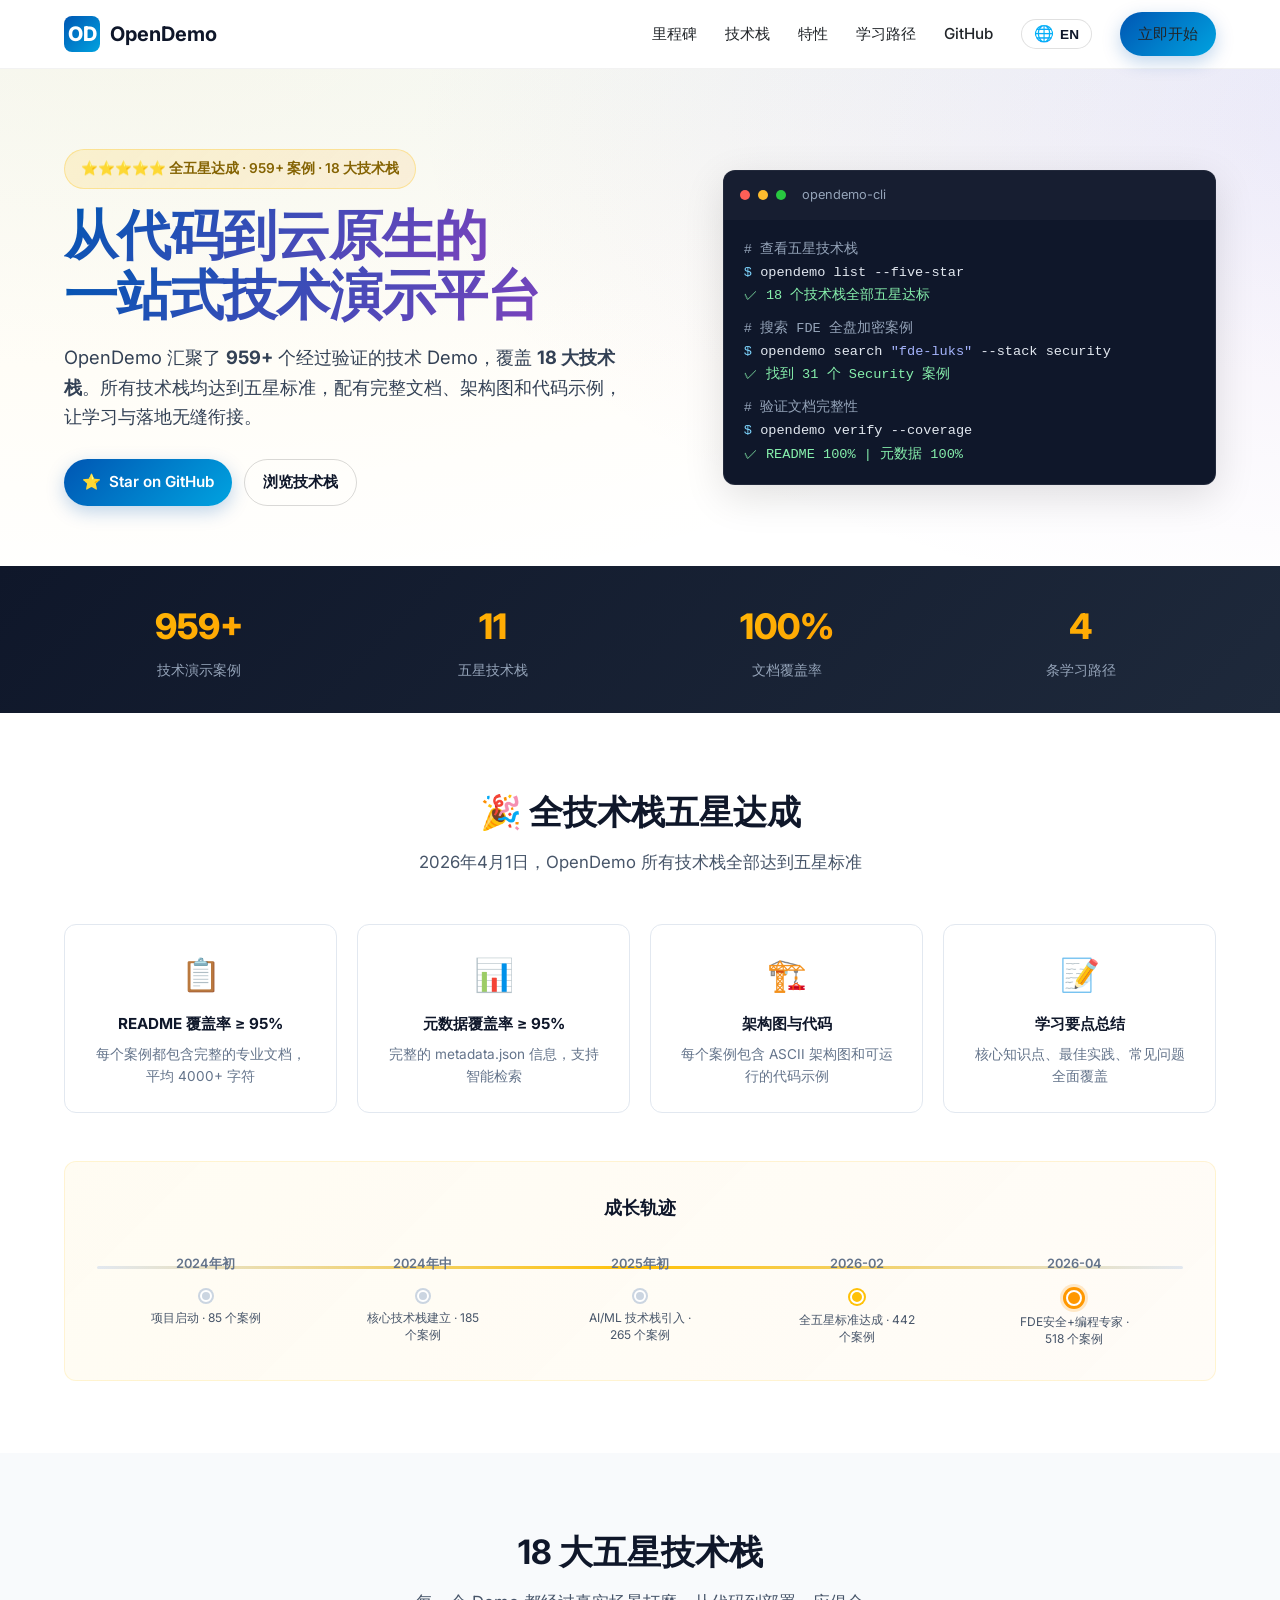
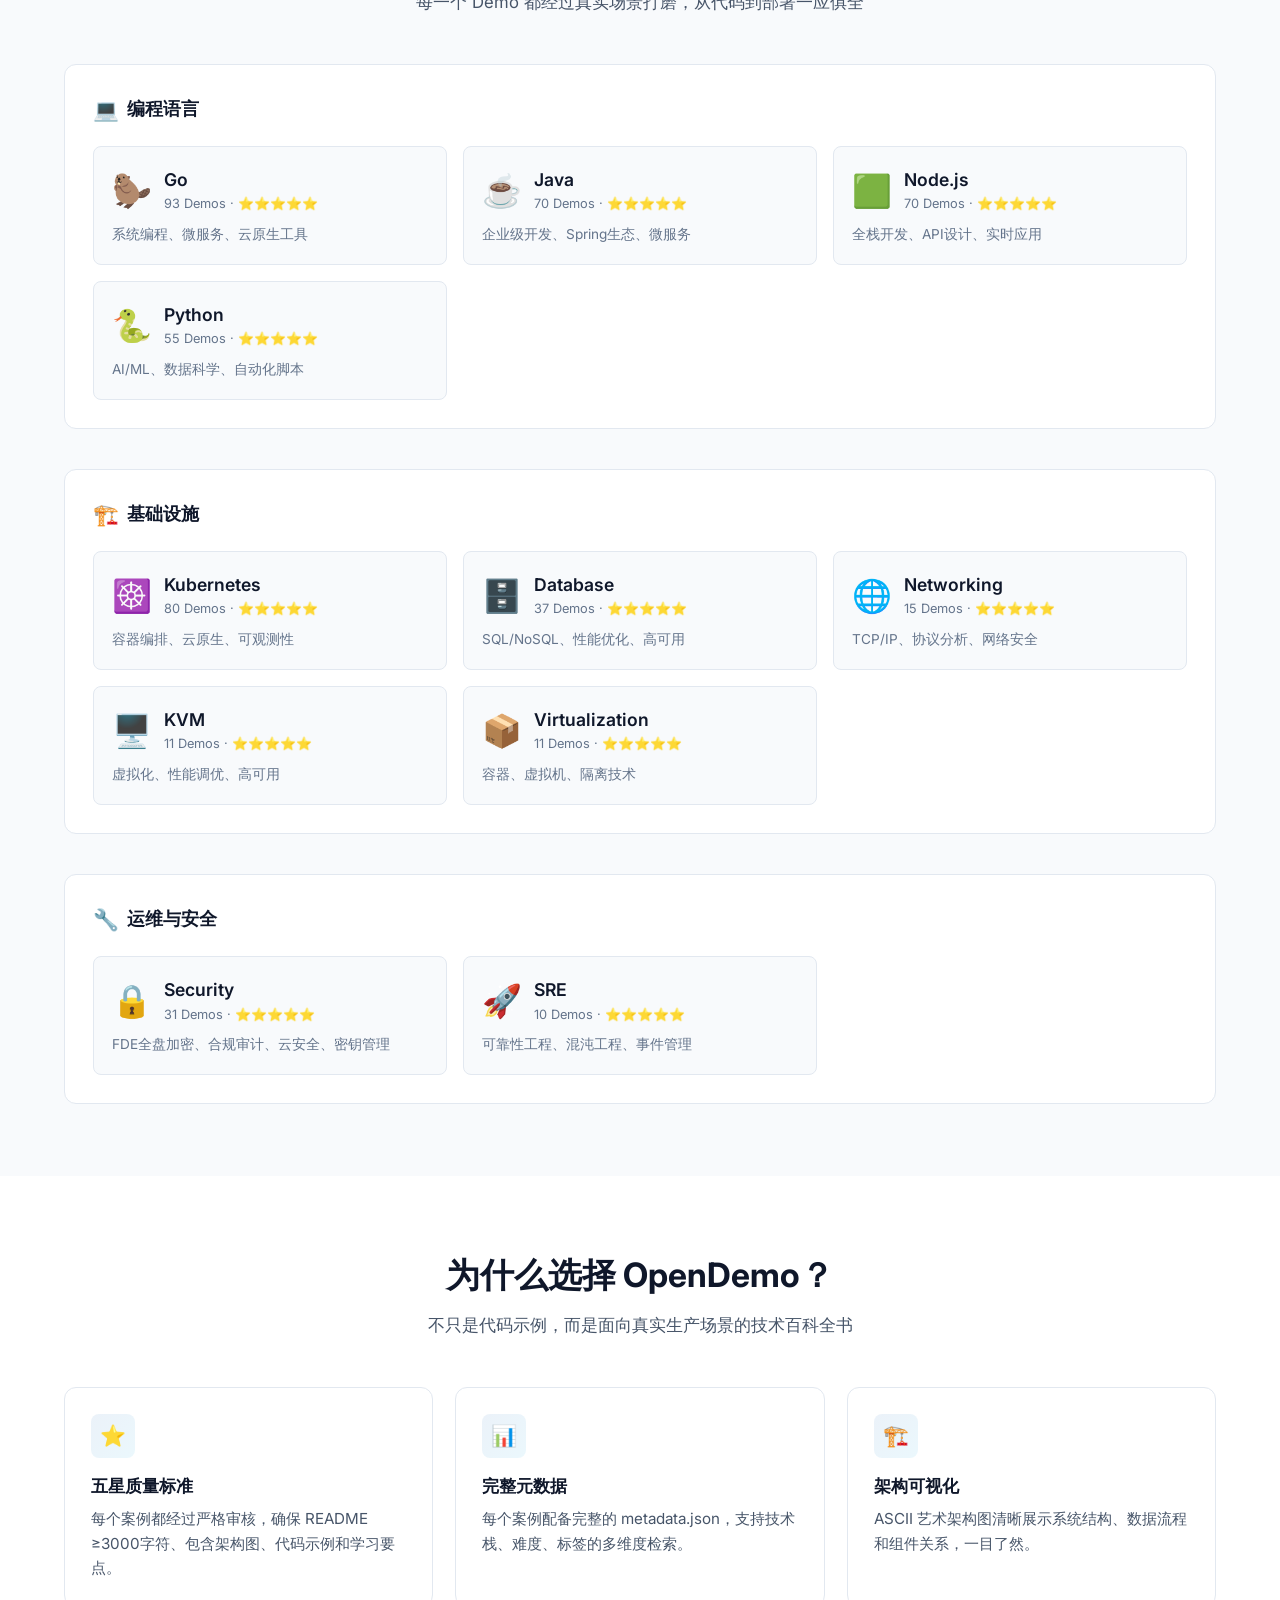
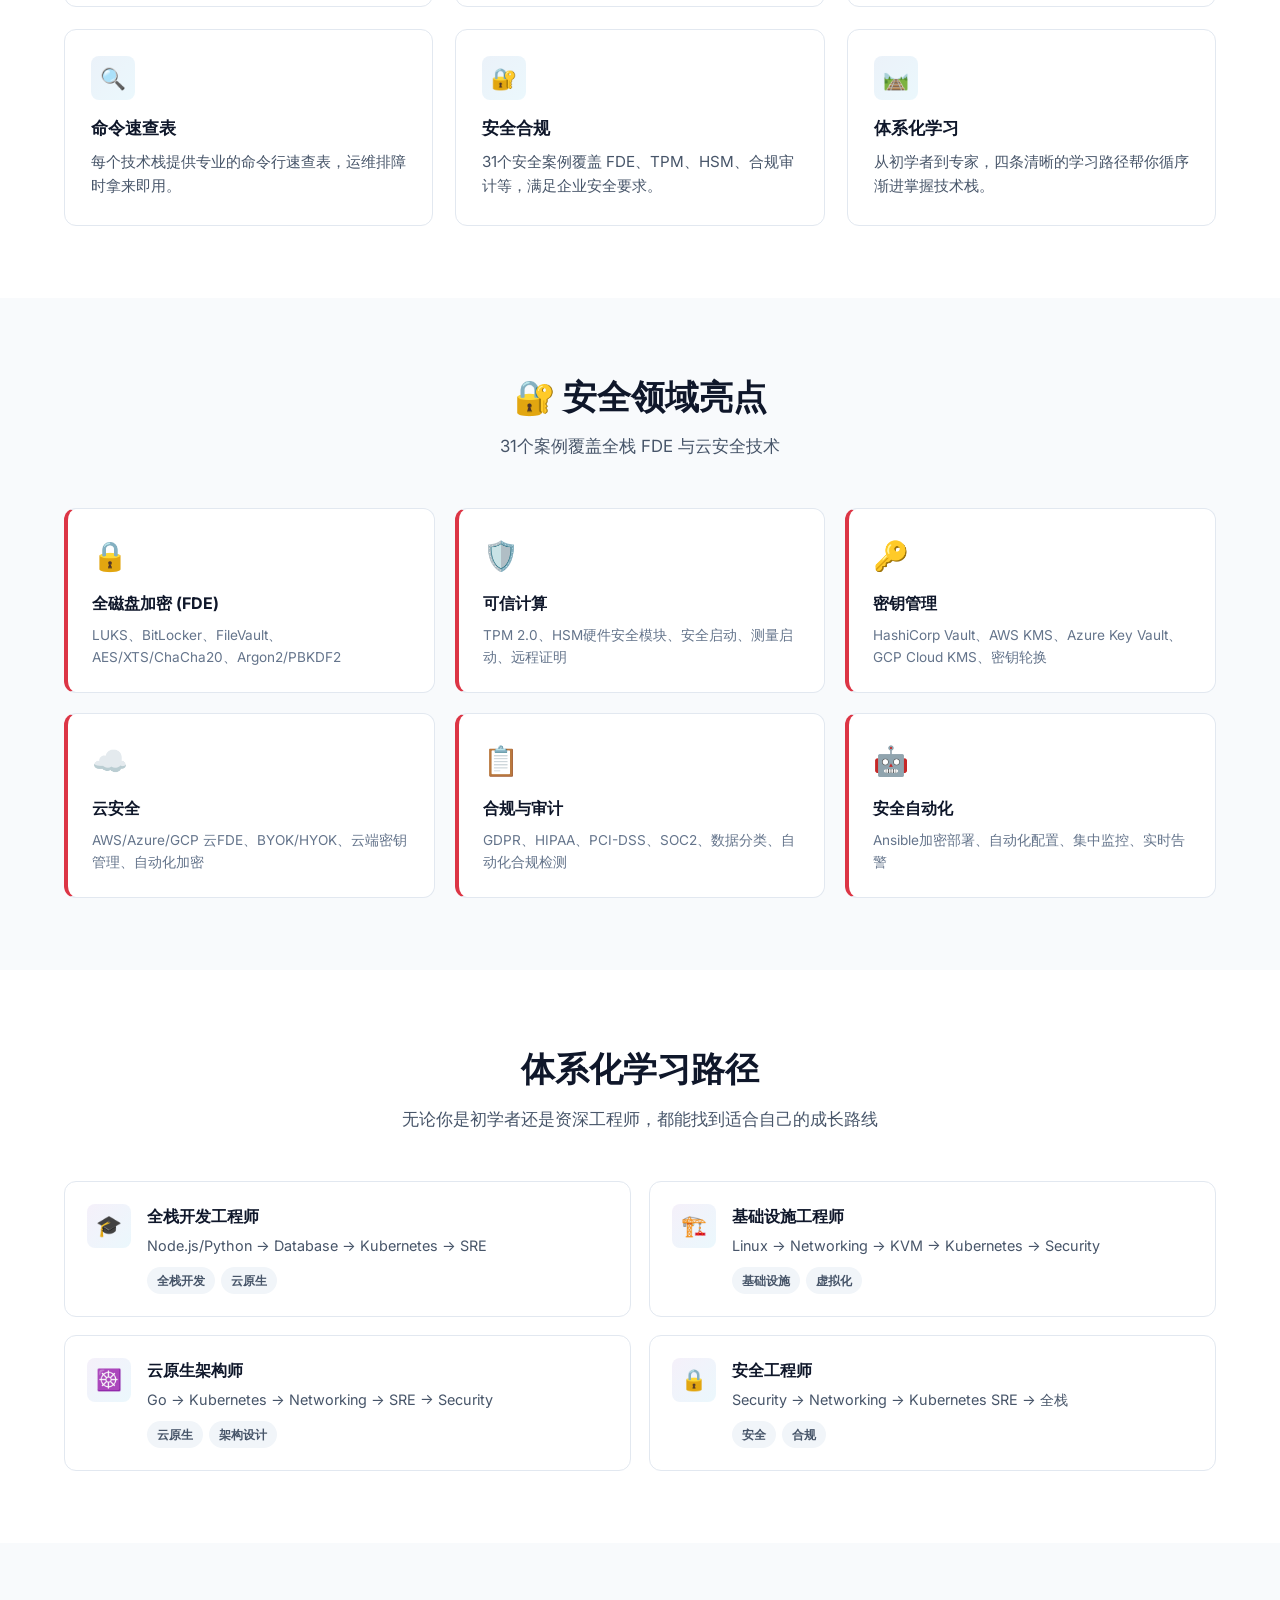
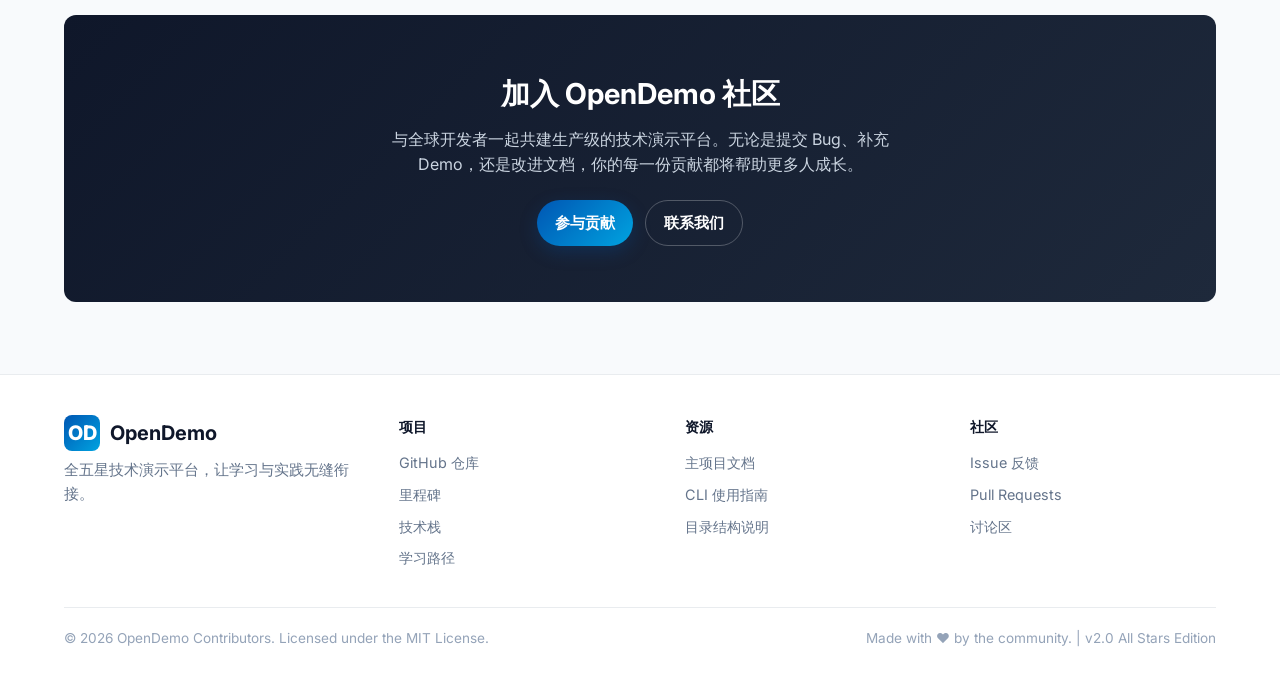
<file: index.html>
<!DOCTYPE html>
<html lang="zh-CN">
<head>
  <meta charset="UTF-8">
  <meta name="viewport" content="width=device-width, initial-scale=1.0">
  <meta name="description" content="OpenDemo - 全五星技术演示平台，覆盖 Go、Java、Node.js、Python、Kubernetes、Database、Security、SRE 等 18 大技术栈，959+ 生产级 Demo 与最佳实践。全部达成五星标准 ⭐⭐⭐⭐⭐">
  <title>OpenDemo · 全五星技术演示平台</title>
  <link rel="preconnect" href="https://fonts.googleapis.com">
  <link rel="preconnect" href="https://fonts.gstatic.com" crossorigin>
  <link href="https://fonts.googleapis.com/css2?family=Inter:wght@400;500;600;700;800&display=swap" rel="stylesheet">
  <link rel="stylesheet" href="assets/style.css">
  <link rel="icon" type="image/svg+xml" href="favicon.svg">
</head>
<body>
  <!-- Navbar -->
  <nav class="navbar">
    <div class="container">
      <a class="brand" href="#">
        <div class="brand-icon">OD</div>
        <span data-i18n="brand">OpenDemo</span>
      </a>
      <ul class="nav-links">
        <li><a href="#milestones" data-i18n="nav_milestones">里程碑</a></li>
        <li><a href="#stacks" data-i18n="nav_stacks">技术栈</a></li>
        <li><a href="#features" data-i18n="nav_features">特性</a></li>
        <li><a href="#paths" data-i18n="nav_paths">学习路径</a></li>
        <li><a href="https://github.com/opendemo/opendemo" target="_blank">GitHub</a></li>
        <li>
          <button id="lang-toggle" class="lang-toggle" aria-label="Toggle language">
            <span class="lang-flag">🌐</span>
            <span class="lang-text">EN</span>
          </button>
        </li>
        <li><a class="btn btn-primary" href="https://github.com/opendemo/opendemo" target="_blank" data-i18n="nav_start">立即开始</a></li>
      </ul>
    </div>
  </nav>

  <!-- Hero -->
  <header class="hero">
    <div class="container">
      <div class="hero-grid">
        <div class="hero-content">
          <div class="hero-badge">
            <span data-i18n="hero_badge">⭐⭐⭐⭐⭐ 全五星达成 · 959+ 案例 · 18 大技术栈</span>
          </div>
          <h1>
            <span data-i18n="hero_title_line1">从代码到云原生的</span><br>
            <span data-i18n="hero_title_line2">一站式技术演示平台</span>
          </h1>
          <p class="lead" data-i18n="hero_lead">
            OpenDemo 汇聚了 <strong>959+</strong> 个经过验证的技术 Demo，覆盖 <strong>18 大技术栈</strong>。
            所有技术栈均达到五星标准，配有完整文档、架构图和代码示例，让学习与落地无缝衔接。
          </p>
          <div class="hero-actions">
            <a class="btn btn-primary" href="https://github.com/opendemo/opendemo" target="_blank">⭐ <span data-i18n="btn_star">Star on GitHub</span></a>
            <a class="btn btn-outline" href="#stacks" data-i18n="btn_browse">浏览技术栈</a>
          </div>
        </div>
        <div class="hero-visual">
          <div class="code-window">
            <div class="code-header">
              <span class="dot r"></span><span class="dot y"></span><span class="dot g"></span>
              <span style="margin-left:8px;color:#94a3b8;font-size:0.8rem;">opendemo-cli</span>
            </div>
            <div class="code-body">
              <div><span class="comment" data-i18n="code_comment_1"># 查看五星技术栈</span></div>
              <div><span class="cmd">$</span> opendemo list --five-star</div>
              <div class="out" data-i18n="code_out_1">✓ 18 个技术栈全部五星达标</div>
              <div style="margin-top:10px;"><span class="comment" data-i18n="code_comment_2"># 搜索 FDE 全盘加密案例</span></div>
              <div><span class="cmd">$</span> opendemo search <span class="arg">"fde-luks"</span> --stack security</div>
              <div class="out" data-i18n="code_out_2">✓ 找到 31 个 Security 案例</div>
              <div style="margin-top:10px;"><span class="comment" data-i18n="code_comment_3"># 验证文档完整性</span></div>
              <div><span class="cmd">$</span> opendemo verify --coverage</div>
              <div class="out" data-i18n="code_out_3">✓ README 100% | 元数据 100%</div>
            </div>
          </div>
        </div>
      </div>
    </div>
  </header>

  <!-- Stats -->
  <section class="stats-bar">
    <div class="container">
      <div class="stats-grid">
        <div>
          <div class="stat-number">959+</div>
          <div class="stat-label" data-i18n="stat_demos">技术演示案例</div>
        </div>
        <div>
          <div class="stat-number">11</div>
          <div class="stat-label" data-i18n="stat_stacks">五星技术栈</div>
        </div>
        <div>
          <div class="stat-number">100%</div>
          <div class="stat-label" data-i18n="stat_coverage">文档覆盖率</div>
        </div>
        <div>
          <div class="stat-number">4</div>
          <div class="stat-label" data-i18n="stat_paths">条学习路径</div>
        </div>
      </div>
    </div>
  </section>

  <!-- Milestones -->
  <section class="section" id="milestones">
    <div class="container">
      <div class="section-header">
        <h2 data-i18n="milestones_title">🎉 全技术栈五星达成</h2>
        <p data-i18n="milestones_subtitle">2026年4月1日，OpenDemo 所有技术栈全部达到五星标准</p>
      </div>
      <div class="milestone-grid">
        <div class="milestone-card">
          <div class="milestone-icon">📋</div>
          <h4 data-i18n="milestone_1_title">README 覆盖率 ≥ 95%</h4>
          <p data-i18n="milestone_1_desc">每个案例都包含完整的专业文档，平均 4000+ 字符</p>
        </div>
        <div class="milestone-card">
          <div class="milestone-icon">📊</div>
          <h4 data-i18n="milestone_2_title">元数据覆盖率 ≥ 95%</h4>
          <p data-i18n="milestone_2_desc">完整的 metadata.json 信息，支持智能检索</p>
        </div>
        <div class="milestone-card">
          <div class="milestone-icon">🏗️</div>
          <h4 data-i18n="milestone_3_title">架构图与代码</h4>
          <p data-i18n="milestone_3_desc">每个案例包含 ASCII 架构图和可运行的代码示例</p>
        </div>
        <div class="milestone-card">
          <div class="milestone-icon">📝</div>
          <h4 data-i18n="milestone_4_title">学习要点总结</h4>
          <p data-i18n="milestone_4_desc">核心知识点、最佳实践、常见问题全面覆盖</p>
        </div>
      </div>
      
      <!-- Growth Timeline -->
      <div class="timeline-section">
        <h3 data-i18n="timeline_title">成长轨迹</h3>
        <div class="timeline">
          <div class="timeline-item">
            <div class="timeline-date">2024年初</div>
            <div class="timeline-content">
              <span class="timeline-dot"></span>
              <span data-i18n="timeline_1">项目启动 · 85 个案例</span>
            </div>
          </div>
          <div class="timeline-item">
            <div class="timeline-date">2024年中</div>
            <div class="timeline-content">
              <span class="timeline-dot"></span>
              <span data-i18n="timeline_2">核心技术栈建立 · 185 个案例</span>
            </div>
          </div>
          <div class="timeline-item">
            <div class="timeline-date">2025年初</div>
            <div class="timeline-content">
              <span class="timeline-dot"></span>
              <span data-i18n="timeline_3">AI/ML 技术栈引入 · 265 个案例</span>
            </div>
          </div>
          <div class="timeline-item">
            <div class="timeline-date">2026-02</div>
            <div class="timeline-content">
              <span class="timeline-dot highlight"></span>
              <span data-i18n="timeline_4">全五星标准达成 · 442 个案例</span>
            </div>
          </div>
          <div class="timeline-item">
            <div class="timeline-date">2026-04</div>
            <div class="timeline-content">
              <span class="timeline-dot current"></span>
              <span data-i18n="timeline_5">FDE安全+编程专家 · 518 个案例</span>
            </div>
          </div>
        </div>
      </div>
    </div>
  </section>

  <!-- Tech Stacks -->
  <section class="section alt" id="stacks">
    <div class="container">
      <div class="section-header">
        <h2 data-i18n="stacks_title">18 大五星技术栈</h2>
        <p data-i18n="stacks_subtitle">每一个 Demo 都经过真实场景打磨，从代码到部署一应俱全</p>
      </div>
      
      <!-- Stack Categories -->
      <div class="stack-categories">
        <div class="stack-category">
          <h3 class="category-title"><span class="category-icon">💻</span> <span data-i18n="cat_programming">编程语言</span></h3>
          <div class="stack-list">
            <div class="stack-item large">
              <div class="stack-header">
                <div class="stack-icon-large">🦫</div>
                <div class="stack-info">
                  <div class="stack-name-large">Go</div>
                  <div class="stack-meta">93 <span data-i18n="demos">Demos</span> · ⭐⭐⭐⭐⭐</div>
                </div>
              </div>
              <p class="stack-desc" data-i18n="go_desc">系统编程、微服务、云原生工具</p>
            </div>
            <div class="stack-item large">
              <div class="stack-header">
                <div class="stack-icon-large">☕</div>
                <div class="stack-info">
                  <div class="stack-name-large">Java</div>
                  <div class="stack-meta">70 <span data-i18n="demos">Demos</span> · ⭐⭐⭐⭐⭐</div>
                </div>
              </div>
              <p class="stack-desc" data-i18n="java_desc">企业级开发、Spring生态、微服务</p>
            </div>
            <div class="stack-item large">
              <div class="stack-header">
                <div class="stack-icon-large">🟩</div>
                <div class="stack-info">
                  <div class="stack-name-large">Node.js</div>
                  <div class="stack-meta">70 <span data-i18n="demos">Demos</span> · ⭐⭐⭐⭐⭐</div>
                </div>
              </div>
              <p class="stack-desc" data-i18n="nodejs_desc">全栈开发、API设计、实时应用</p>
            </div>
            <div class="stack-item large">
              <div class="stack-header">
                <div class="stack-icon-large">🐍</div>
                <div class="stack-info">
                  <div class="stack-name-large">Python</div>
                  <div class="stack-meta">55 <span data-i18n="demos">Demos</span> · ⭐⭐⭐⭐⭐</div>
                </div>
              </div>
              <p class="stack-desc" data-i18n="python_desc">AI/ML、数据科学、自动化脚本</p>
            </div>
          </div>
        </div>
        
        <div class="stack-category">
          <h3 class="category-title"><span class="category-icon">🏗️</span> <span data-i18n="cat_infrastructure">基础设施</span></h3>
          <div class="stack-list">
            <div class="stack-item large">
              <div class="stack-header">
                <div class="stack-icon-large">☸️</div>
                <div class="stack-info">
                  <div class="stack-name-large" data-i18n="stack_k8s">Kubernetes</div>
                  <div class="stack-meta">80 <span data-i18n="demos">Demos</span> · ⭐⭐⭐⭐⭐</div>
                </div>
              </div>
              <p class="stack-desc" data-i18n="k8s_desc">容器编排、云原生、可观测性</p>
            </div>
            <div class="stack-item large">
              <div class="stack-header">
                <div class="stack-icon-large">🗄️</div>
                <div class="stack-info">
                  <div class="stack-name-large" data-i18n="stack_db">Database</div>
                  <div class="stack-meta">37 <span data-i18n="demos">Demos</span> · ⭐⭐⭐⭐⭐</div>
                </div>
              </div>
              <p class="stack-desc" data-i18n="db_desc">SQL/NoSQL、性能优化、高可用</p>
            </div>
            <div class="stack-item large">
              <div class="stack-header">
                <div class="stack-icon-large">🌐</div>
                <div class="stack-info">
                  <div class="stack-name-large" data-i18n="stack_networking">Networking</div>
                  <div class="stack-meta">15 <span data-i18n="demos">Demos</span> · ⭐⭐⭐⭐⭐</div>
                </div>
              </div>
              <p class="stack-desc" data-i18n="networking_desc">TCP/IP、协议分析、网络安全</p>
            </div>
            <div class="stack-item large">
              <div class="stack-header">
                <div class="stack-icon-large">🖥️</div>
                <div class="stack-info">
                  <div class="stack-name-large" data-i18n="stack_kvm">KVM</div>
                  <div class="stack-meta">11 <span data-i18n="demos">Demos</span> · ⭐⭐⭐⭐⭐</div>
                </div>
              </div>
              <p class="stack-desc" data-i18n="kvm_desc">虚拟化、性能调优、高可用</p>
            </div>
            <div class="stack-item large">
              <div class="stack-header">
                <div class="stack-icon-large">📦</div>
                <div class="stack-info">
                  <div class="stack-name-large" data-i18n="stack_virtualization">Virtualization</div>
                  <div class="stack-meta">11 <span data-i18n="demos">Demos</span> · ⭐⭐⭐⭐⭐</div>
                </div>
              </div>
              <p class="stack-desc" data-i18n="virtualization_desc">容器、虚拟机、隔离技术</p>
            </div>
          </div>
        </div>
        
        <div class="stack-category">
          <h3 class="category-title"><span class="category-icon">🔧</span> <span data-i18n="cat_devops">运维与安全</span></h3>
          <div class="stack-list">
            <div class="stack-item large">
              <div class="stack-header">
                <div class="stack-icon-large">🔒</div>
                <div class="stack-info">
                  <div class="stack-name-large" data-i18n="stack_security">Security</div>
                  <div class="stack-meta">31 <span data-i18n="demos">Demos</span> · ⭐⭐⭐⭐⭐</div>
                </div>
              </div>
              <p class="stack-desc" data-i18n="security_desc">FDE全盘加密、合规审计、云安全、密钥管理</p>
            </div>
            <div class="stack-item large">
              <div class="stack-header">
                <div class="stack-icon-large">🚀</div>
                <div class="stack-info">
                  <div class="stack-name-large">SRE</div>
                  <div class="stack-meta">10 <span data-i18n="demos">Demos</span> · ⭐⭐⭐⭐⭐</div>
                </div>
              </div>
              <p class="stack-desc" data-i18n="sre_desc">可靠性工程、混沌工程、事件管理</p>
            </div>
          </div>
        </div>
      </div>
    </div>
  </section>

  <!-- Features -->
  <section class="section" id="features">
    <div class="container">
      <div class="section-header">
        <h2 data-i18n="features_title">为什么选择 OpenDemo？</h2>
        <p data-i18n="features_subtitle">不只是代码示例，而是面向真实生产场景的技术百科全书</p>
      </div>
      <div class="features-grid">
        <div class="feature-card">
          <div class="feature-icon">⭐</div>
          <h3 data-i18n="feat_1_title">五星质量标准</h3>
          <p data-i18n="feat_1_desc">每个案例都经过严格审核，确保 README ≥3000字符、包含架构图、代码示例和学习要点。</p>
        </div>
        <div class="feature-card">
          <div class="feature-icon">📊</div>
          <h3 data-i18n="feat_2_title">完整元数据</h3>
          <p data-i18n="feat_2_desc">每个案例配备完整的 metadata.json，支持技术栈、难度、标签的多维度检索。</p>
        </div>
        <div class="feature-card">
          <div class="feature-icon">🏗️</div>
          <h3 data-i18n="feat_3_title">架构可视化</h3>
          <p data-i18n="feat_3_desc">ASCII 艺术架构图清晰展示系统结构、数据流程和组件关系，一目了然。</p>
        </div>
        <div class="feature-card">
          <div class="feature-icon">🔍</div>
          <h3 data-i18n="feat_4_title">命令速查表</h3>
          <p data-i18n="feat_4_desc">每个技术栈提供专业的命令行速查表，运维排障时拿来即用。</p>
        </div>
        <div class="feature-card">
          <div class="feature-icon">🔐</div>
          <h3 data-i18n="feat_5_title">安全合规</h3>
          <p data-i18n="feat_5_desc">31个安全案例覆盖 FDE、TPM、HSM、合规审计等，满足企业安全要求。</p>
        </div>
        <div class="feature-card">
          <div class="feature-icon">🛤️</div>
          <h3 data-i18n="feat_6_title">体系化学习</h3>
          <p data-i18n="feat_6_desc">从初学者到专家，四条清晰的学习路径帮你循序渐进掌握技术栈。</p>
        </div>
      </div>
    </div>
  </section>

  <!-- Security Highlights -->
  <section class="section alt" id="security">
    <div class="container">
      <div class="section-header">
        <h2 data-i18n="security_title">🔐 安全领域亮点</h2>
        <p data-i18n="security_subtitle">31个案例覆盖全栈 FDE 与云安全技术</p>
      </div>
      <div class="security-grid">
        <div class="security-card">
          <div class="security-icon">🔒</div>
          <h4 data-i18n="sec_1_title">全磁盘加密 (FDE)</h4>
          <p data-i18n="sec_1_desc">LUKS、BitLocker、FileVault、AES/XTS/ChaCha20、Argon2/PBKDF2</p>
        </div>
        <div class="security-card">
          <div class="security-icon">🛡️</div>
          <h4 data-i18n="sec_2_title">可信计算</h4>
          <p data-i18n="sec_2_desc">TPM 2.0、HSM硬件安全模块、安全启动、测量启动、远程证明</p>
        </div>
        <div class="security-card">
          <div class="security-icon">🔑</div>
          <h4 data-i18n="sec_3_title">密钥管理</h4>
          <p data-i18n="sec_3_desc">HashiCorp Vault、AWS KMS、Azure Key Vault、GCP Cloud KMS、密钥轮换</p>
        </div>
        <div class="security-card">
          <div class="security-icon">☁️</div>
          <h4 data-i18n="sec_4_title">云安全</h4>
          <p data-i18n="sec_4_desc">AWS/Azure/GCP 云FDE、BYOK/HYOK、云端密钥管理、自动化加密</p>
        </div>
        <div class="security-card">
          <div class="security-icon">📋</div>
          <h4 data-i18n="sec_5_title">合规与审计</h4>
          <p data-i18n="sec_5_desc">GDPR、HIPAA、PCI-DSS、SOC2、数据分类、自动化合规检测</p>
        </div>
        <div class="security-card">
          <div class="security-icon">🤖</div>
          <h4 data-i18n="sec_6_title">安全自动化</h4>
          <p data-i18n="sec_6_desc">Ansible加密部署、自动化配置、集中监控、实时告警</p>
        </div>
      </div>
    </div>
  </section>

  <!-- Learning Paths -->
  <section class="section" id="paths">
    <div class="container">
      <div class="section-header">
        <h2 data-i18n="paths_title">体系化学习路径</h2>
        <p data-i18n="paths_subtitle">无论你是初学者还是资深工程师，都能找到适合自己的成长路线</p>
      </div>
      <div class="paths-grid">
        <div class="path-card">
          <div class="path-badge">🎓</div>
          <div>
            <h4 data-i18n="path_1_title">全栈开发工程师</h4>
            <p data-i18n="path_1_desc">Node.js/Python → Database → Kubernetes → SRE</p>
            <div class="path-tags">
              <span class="tag" data-i18n="tag_fullstack">全栈开发</span>
              <span class="tag" data-i18n="tag_cloudnative">云原生</span>
            </div>
          </div>
        </div>
        <div class="path-card">
          <div class="path-badge">🏗️</div>
          <div>
            <h4 data-i18n="path_2_title">基础设施工程师</h4>
            <p data-i18n="path_2_desc">Linux → Networking → KVM → Kubernetes → Security</p>
            <div class="path-tags">
              <span class="tag" data-i18n="tag_infra">基础设施</span>
              <span class="tag" data-i18n="tag_virtualization">虚拟化</span>
            </div>
          </div>
        </div>
        <div class="path-card">
          <div class="path-badge">☸️</div>
          <div>
            <h4 data-i18n="path_3_title">云原生架构师</h4>
            <p data-i18n="path_3_desc">Go → Kubernetes → Networking → SRE → Security</p>
            <div class="path-tags">
              <span class="tag" data-i18n="tag_cloudnative">云原生</span>
              <span class="tag" data-i18n="tag_architecture">架构设计</span>
            </div>
          </div>
        </div>
        <div class="path-card">
          <div class="path-badge">🔒</div>
          <div>
            <h4 data-i18n="path_4_title">安全工程师</h4>
            <p data-i18n="path_4_desc">Security → Networking → Kubernetes SRE → 全栈</p>
            <div class="path-tags">
              <span class="tag" data-i18n="tag_security">安全</span>
              <span class="tag" data-i18n="tag_compliance">合规</span>
            </div>
          </div>
        </div>
      </div>
    </div>
  </section>

  <!-- Community CTA -->
  <section class="section alt">
    <div class="container">
      <div class="cta-wrap">
        <h2 data-i18n="cta_title">加入 OpenDemo 社区</h2>
        <p data-i18n="cta_desc">与全球开发者一起共建生产级的技术演示平台。无论是提交 Bug、补充 Demo，还是改进文档，你的每一份贡献都将帮助更多人成长。</p>
        <div class="hero-actions" style="justify-content:center;">
          <a class="btn btn-primary" href="https://github.com/opendemo/opendemo" target="_blank" data-i18n="cta_btn_contribute">参与贡献</a>
          <a class="btn btn-outline" style="color:#fff;border-color:rgba(255,255,255,0.25);" href="mailto:contact@opendemo.dev" data-i18n="cta_btn_contact">联系我们</a>
        </div>
      </div>
    </div>
  </section>

  <!-- Footer -->
  <footer class="footer">
    <div class="container">
      <div class="footer-grid">
        <div class="footer-brand">
          <div class="brand" style="margin-bottom:8px;">
            <div class="brand-icon">OD</div>
            OpenDemo
          </div>
          <p data-i18n="footer_slogan">全五星技术演示平台，让学习与实践无缝衔接。</p>
        </div>
        <div>
          <h5 data-i18n="footer_col_1_title">项目</h5>
          <ul>
            <li><a href="https://github.com/opendemo/opendemo" target="_blank" data-i18n="footer_link_github">GitHub 仓库</a></li>
            <li><a href="#milestones" data-i18n="nav_milestones">里程碑</a></li>
            <li><a href="#stacks" data-i18n="nav_stacks">技术栈</a></li>
            <li><a href="#paths" data-i18n="nav_paths">学习路径</a></li>
          </ul>
        </div>
        <div>
          <h5 data-i18n="footer_col_2_title">资源</h5>
          <ul>
            <li><a href="https://github.com/opendemo/opendemo/blob/main/README.md" target="_blank" data-i18n="footer_link_docs">主项目文档</a></li>
            <li><a href="https://github.com/opendemo/opendemo/blob/main/opendemo-cli/README.md" target="_blank" data-i18n="footer_link_cli">CLI 使用指南</a></li>
            <li><a href="https://github.com/opendemo/opendemo/blob/main/DETAILED_STRUCTURE.md" target="_blank" data-i18n="footer_link_structure">目录结构说明</a></li>
          </ul>
        </div>
        <div>
          <h5 data-i18n="footer_col_3_title">社区</h5>
          <ul>
            <li><a href="https://github.com/opendemo/opendemo/issues" target="_blank" data-i18n="footer_link_issues">Issue 反馈</a></li>
            <li><a href="https://github.com/opendemo/opendemo/pulls" target="_blank" data-i18n="footer_link_prs">Pull Requests</a></li>
            <li><a href="https://github.com/opendemo/opendemo/discussions" target="_blank" data-i18n="footer_link_discussions">讨论区</a></li>
          </ul>
        </div>
      </div>
      <div class="footer-bottom">
        <div data-i18n="footer_copy">© 2026 OpenDemo Contributors. Licensed under the MIT License.</div>
        <div data-i18n="footer_made">Made with ❤️ by the community. | v2.0 All Stars Edition</div>
      </div>
    </div>
  </footer>

  <script>
    const i18n = {
      zh: {
        brand: "OpenDemo",
        nav_milestones: "里程碑",
        nav_stacks: "技术栈",
        nav_features: "特性",
        nav_paths: "学习路径",
        nav_start: "立即开始",
        hero_badge: "⭐⭐⭐⭐⭐ 全五星达成 · 959+ 案例 · 18 大技术栈",
        hero_title_line1: "从代码到云原生的",
        hero_title_line2: "一站式技术演示平台",
        hero_lead: "OpenDemo 汇聚了 <strong>959+</strong> 个经过验证的技术 Demo，覆盖 <strong>18 大技术栈</strong>。所有技术栈均达到五星标准，配有完整文档、架构图和代码示例，让学习与落地无缝衔接。",
        btn_star: "Star on GitHub",
        btn_browse: "浏览技术栈",
        code_comment_1: "# 查看五星技术栈",
        code_out_1: "✓ 18 个技术栈全部五星达标",
        code_comment_2: "# 搜索 FDE 全盘加密案例",
        code_out_2: "✓ 找到 31 个 Security 案例",
        code_comment_3: "# 验证文档完整性",
        code_out_3: "✓ README 100% | 元数据 100%",
        stat_demos: "技术演示案例",
        stat_stacks: "五星技术栈",
        stat_coverage: "文档覆盖率",
        stat_paths: "条学习路径",
        milestones_title: "🎉 全技术栈五星达成",
        milestones_subtitle: "2026年4月1日，OpenDemo 所有技术栈全部达到五星标准",
        milestone_1_title: "README 覆盖率 ≥ 95%",
        milestone_1_desc: "每个案例都包含完整的专业文档，平均 4000+ 字符",
        milestone_2_title: "元数据覆盖率 ≥ 95%",
        milestone_2_desc: "完整的 metadata.json 信息，支持智能检索",
        milestone_3_title: "架构图与代码",
        milestone_3_desc: "每个案例包含 ASCII 架构图和可运行的代码示例",
        milestone_4_title: "学习要点总结",
        milestone_4_desc: "核心知识点、最佳实践、常见问题全面覆盖",
        timeline_title: "成长轨迹",
        timeline_1: "项目启动 · 85 个案例",
        timeline_2: "核心技术栈建立 · 185 个案例",
        timeline_3: "AI/ML 技术栈引入 · 265 个案例",
        timeline_4: "全五星标准达成 · 442 个案例",
        timeline_5: "FDE安全+编程专家 · 518 个案例",
        stacks_title: "18 大五星技术栈",
        stacks_subtitle: "每一个 Demo 都经过真实场景打磨，从代码到部署一应俱全",
        cat_programming: "编程语言",
        cat_infrastructure: "基础设施",
        cat_devops: "运维与安全",
        demos: "Demos",
        go_desc: "系统编程、微服务、云原生工具",
        java_desc: "企业级开发、Spring生态、微服务",
        nodejs_desc: "全栈开发、API设计、实时应用",
        python_desc: "AI/ML、数据科学、自动化脚本",
        stack_k8s: "Kubernetes",
        k8s_desc: "容器编排、云原生、可观测性",
        stack_db: "Database",
        db_desc: "SQL/NoSQL、性能优化、高可用",
        stack_networking: "Networking",
        networking_desc: "TCP/IP、协议分析、网络安全",
        stack_kvm: "KVM",
        kvm_desc: "虚拟化、性能调优、高可用",
        stack_virtualization: "Virtualization",
        virtualization_desc: "容器、虚拟机、隔离技术",
        stack_security: "Security",
        security_desc: "FDE全盘加密、合规审计、云安全、密钥管理",
        sre_desc: "可靠性工程、混沌工程、事件管理",
        features_title: "为什么选择 OpenDemo？",
        features_subtitle: "不只是代码示例，而是面向真实生产场景的技术百科全书",
        feat_1_title: "五星质量标准",
        feat_1_desc: "每个案例都经过严格审核，确保 README ≥3000字符、包含架构图、代码示例和学习要点。",
        feat_2_title: "完整元数据",
        feat_2_desc: "每个案例配备完整的 metadata.json，支持技术栈、难度、标签的多维度检索。",
        feat_3_title: "架构可视化",
        feat_3_desc: "ASCII 艺术架构图清晰展示系统结构、数据流程和组件关系，一目了然。",
        feat_4_title: "命令速查表",
        feat_4_desc: "每个技术栈提供专业的命令行速查表，运维排障时拿来即用。",
        feat_5_title: "安全合规",
        feat_5_desc: "31个安全案例覆盖 FDE、TPM、HSM、合规审计等，满足企业安全要求。",
        feat_6_title: "体系化学习",
        feat_6_desc: "从初学者到专家，四条清晰的学习路径帮你循序渐进掌握技术栈。",
        security_title: "🔐 安全领域亮点",
        security_subtitle: "31个案例覆盖全栈 FDE 与云安全技术",
        sec_1_title: "全磁盘加密 (FDE)",
        sec_1_desc: "LUKS、BitLocker、FileVault、AES/XTS/ChaCha20、Argon2/PBKDF2",
        sec_2_title: "可信计算",
        sec_2_desc: "TPM 2.0、HSM硬件安全模块、安全启动、测量启动、远程证明",
        sec_3_title: "密钥管理",
        sec_3_desc: "HashiCorp Vault、AWS KMS、Azure Key Vault、GCP Cloud KMS、密钥轮换",
        sec_4_title: "云安全",
        sec_4_desc: "AWS/Azure/GCP 云FDE、BYOK/HYOK、云端密钥管理、自动化加密",
        sec_5_title: "合规与审计",
        sec_5_desc: "GDPR、HIPAA、PCI-DSS、SOC2、数据分类、自动化合规检测",
        sec_6_title: "安全自动化",
        sec_6_desc: "Ansible加密部署、自动化配置、集中监控、实时告警",
        paths_title: "体系化学习路径",
        paths_subtitle: "无论你是初学者还是资深工程师，都能找到适合自己的成长路线",
        path_1_title: "全栈开发工程师",
        path_1_desc: "Node.js/Python → Database → Kubernetes → SRE",
        path_2_title: "基础设施工程师",
        path_2_desc: "Linux → Networking → KVM → Kubernetes → Security",
        path_3_title: "云原生架构师",
        path_3_desc: "Go → Kubernetes → Networking → SRE → Security",
        path_4_title: "安全工程师",
        path_4_desc: "Security → Networking → Kubernetes SRE → 全栈",
        tag_fullstack: "全栈开发",
        tag_cloudnative: "云原生",
        tag_infra: "基础设施",
        tag_virtualization: "虚拟化",
        tag_architecture: "架构设计",
        tag_security: "安全",
        tag_compliance: "合规",
        cta_title: "加入 OpenDemo 社区",
        cta_desc: "与全球开发者一起共建生产级的技术演示平台。无论是提交 Bug、补充 Demo，还是改进文档，你的每一份贡献都将帮助更多人成长。",
        cta_btn_contribute: "参与贡献",
        cta_btn_contact: "联系我们",
        footer_slogan: "全五星技术演示平台，让学习与实践无缝衔接。",
        footer_col_1_title: "项目",
        footer_link_github: "GitHub 仓库",
        footer_col_2_title: "资源",
        footer_link_docs: "主项目文档",
        footer_link_cli: "CLI 使用指南",
        footer_link_structure: "目录结构说明",
        footer_col_3_title: "社区",
        footer_link_issues: "Issue 反馈",
        footer_link_prs: "Pull Requests",
        footer_link_discussions: "讨论区",
        footer_copy: "© 2026 OpenDemo Contributors. Licensed under the MIT License.",
        footer_made: "Made with ❤️ by the community. | v2.0 All Stars Edition"
      },
      en: {
        brand: "OpenDemo",
        nav_milestones: "Milestones",
        nav_stacks: "Stacks",
        nav_features: "Features",
        nav_paths: "Paths",
        nav_start: "Get Started",
        hero_badge: "⭐⭐⭐⭐⭐ All Stars · 959+ Demos · 18 Stacks",
        hero_title_line1: "From Code to Cloud Native",
        hero_title_line2: "Your One-Stop Tech Platform",
        hero_lead: "OpenDemo brings together <strong>959+</strong> verified demos across <strong>18 major stacks</strong>. All stacks meet 5-star standards with complete docs, architecture diagrams, and code examples.",
        btn_star: "Star on GitHub",
        btn_browse: "Browse Stacks",
        code_comment_1: "# List 5-star stacks",
        code_out_1: "✓ All 18 stacks are 5-star certified",
        code_comment_2: "# Search FDE encryption",
        code_out_2: "✓ Found 31 Security demos",
        code_comment_3: "# Verify doc coverage",
        code_out_3: "✓ README 100% | Metadata 100%",
        stat_demos: "Hands-on Demos",
        stat_stacks: "5-Star Stacks",
        stat_coverage: "Doc Coverage",
        stat_paths: "Learning Paths",
        milestones_title: "🎉 All Stacks 5-Star Achieved",
        milestones_subtitle: "April 1, 2026: All OpenDemo stacks reached 5-star standards",
        milestone_1_title: "README Coverage ≥ 95%",
        milestone_1_desc: "Each demo has complete docs, averaging 4000+ characters",
        milestone_2_title: "Metadata Coverage ≥ 95%",
        milestone_2_desc: "Complete metadata.json for intelligent search",
        milestone_3_title: "Architecture & Code",
        milestone_3_desc: "ASCII diagrams and runnable code examples included",
        milestone_4_title: "Learning Points",
        milestone_4_desc: "Core concepts, best practices, and FAQs covered",
        timeline_title: "Growth Timeline",
        timeline_1: "Project Launch · 85 demos",
        timeline_2: "Core Stacks · 185 demos",
        timeline_3: "AI/ML Added · 265 demos",
        timeline_4: "5-Star Achieved · 442 demos",
        timeline_5: "Security + Expert · 518 demos",
        stacks_title: "18 Five-Star Stacks",
        stacks_subtitle: "Production-ready demos from code to deployment",
        cat_programming: "Programming",
        cat_infrastructure: "Infrastructure",
        cat_devops: "DevOps & Security",
        demos: "Demos",
        go_desc: "System programming, microservices, cloud-native tools",
        java_desc: "Enterprise development, Spring ecosystem, microservices",
        nodejs_desc: "Full-stack, API design, real-time applications",
        python_desc: "AI/ML, data science, automation scripts",
        stack_k8s: "Kubernetes",
        k8s_desc: "Container orchestration, cloud-native, observability",
        stack_db: "Database",
        db_desc: "SQL/NoSQL, performance tuning, high availability",
        stack_networking: "Networking",
        networking_desc: "TCP/IP, protocol analysis, network security",
        stack_kvm: "KVM",
        kvm_desc: "Virtualization, performance tuning, high availability",
        stack_virtualization: "Virtualization",
        virtualization_desc: "Containers, VMs, isolation technologies",
        stack_security: "Security",
        security_desc: "FDE encryption, compliance audit, cloud security, key management",
        sre_desc: "Reliability engineering, chaos engineering, incident management",
        features_title: "Why OpenDemo?",
        features_subtitle: "More than code snippets — a production-grade tech encyclopedia",
        feat_1_title: "5-Star Quality",
        feat_1_desc: "Each demo is rigorously reviewed with README ≥3000 chars, architecture diagrams, and learning points.",
        feat_2_title: "Complete Metadata",
        feat_2_desc: "Full metadata.json for each demo enables multi-dimensional search by stack, difficulty, and tags.",
        feat_3_title: "Visual Architecture",
        feat_3_desc: "ASCII art diagrams clearly show system structure, data flow, and component relationships.",
        feat_4_title: "CLI Cheat Sheets",
        feat_4_desc: "Professional command-line cheat sheets for each stack — grab and go when troubleshooting.",
        feat_5_title: "Security & Compliance",
        feat_5_desc: "31 security demos covering FDE, TPM, HSM, and compliance audits for enterprise requirements.",
        feat_6_title: "Structured Learning",
        feat_6_desc: "Four clear learning paths from beginner to expert help you master stacks progressively.",
        security_title: "🔐 Security Highlights",
        security_subtitle: "31 demos covering full-stack FDE and cloud security",
        sec_1_title: "Full Disk Encryption",
        sec_1_desc: "LUKS, BitLocker, FileVault, AES/XTS/ChaCha20, Argon2/PBKDF2",
        sec_2_title: "Trusted Computing",
        sec_2_desc: "TPM 2.0, HSM, secure boot, measured boot, remote attestation",
        sec_3_title: "Key Management",
        sec_3_desc: "HashiCorp Vault, AWS KMS, Azure Key Vault, GCP Cloud KMS, key rotation",
        sec_4_title: "Cloud Security",
        sec_4_desc: "AWS/Azure/GCP FDE, BYOK/HYOK, cloud key management, auto encryption",
        sec_5_title: "Compliance",
        sec_5_desc: "GDPR, HIPAA, PCI-DSS, SOC2, data classification, automated compliance",
        sec_6_title: "Security Automation",
        sec_6_desc: "Ansible encrypted deployment, automated config, centralized monitoring",
        paths_title: "Learning Paths",
        paths_subtitle: "Paths tailored for every level from beginner to senior engineer",
        path_1_title: "Full-Stack Engineer",
        path_1_desc: "Node.js/Python → Database → Kubernetes → SRE",
        path_2_title: "Infrastructure Engineer",
        path_2_desc: "Linux → Networking → KVM → Kubernetes → Security",
        path_3_title: "Cloud-Native Architect",
        path_3_desc: "Go → Kubernetes → Networking → SRE → Security",
        path_4_title: "Security Engineer",
        path_4_desc: "Security → Networking → Kubernetes SRE → Full-Stack",
        tag_fullstack: "Full-Stack",
        tag_cloudnative: "Cloud-Native",
        tag_infra: "Infrastructure",
        tag_virtualization: "Virtualization",
        tag_architecture: "Architecture",
        tag_security: "Security",
        tag_compliance: "Compliance",
        cta_title: "Join the OpenDemo Community",
        cta_desc: "Collaborate with developers worldwide to build a production-grade demo platform.",
        cta_btn_contribute: "Contribute",
        cta_btn_contact: "Contact Us",
        footer_slogan: "5-Star tech demo platform bridging learning and practice.",
        footer_col_1_title: "Project",
        footer_link_github: "GitHub Repository",
        footer_col_2_title: "Resources",
        footer_link_docs: "Documentation",
        footer_link_cli: "CLI Guide",
        footer_link_structure: "Directory Structure",
        footer_col_3_title: "Community",
        footer_link_issues: "Issues",
        footer_link_prs: "Pull Requests",
        footer_link_discussions: "Discussions",
        footer_copy: "© 2026 OpenDemo Contributors. Licensed under MIT.",
        footer_made: "Made with ❤️ by the community. | v2.0 All Stars Edition"
      }
    };

    let currentLang = 'zh';
    const toggleBtn = document.getElementById('lang-toggle');
    const langText = toggleBtn.querySelector('.lang-text');

    function applyLang(lang) {
      currentLang = lang;
      document.documentElement.lang = lang === 'zh' ? 'zh-CN' : 'en';
      langText.textContent = lang === 'zh' ? 'EN' : '中';
      document.querySelectorAll('[data-i18n]').forEach(el => {
        const key = el.getAttribute('data-i18n');
        if (i18n[lang][key] !== undefined) {
          el.innerHTML = i18n[lang][key];
        }
      });
    }

    toggleBtn.addEventListener('click', () => {
      applyLang(currentLang === 'zh' ? 'en' : 'zh');
    });

    // Initialize
    applyLang('zh');
  </script>
</body>
</html>
</file>
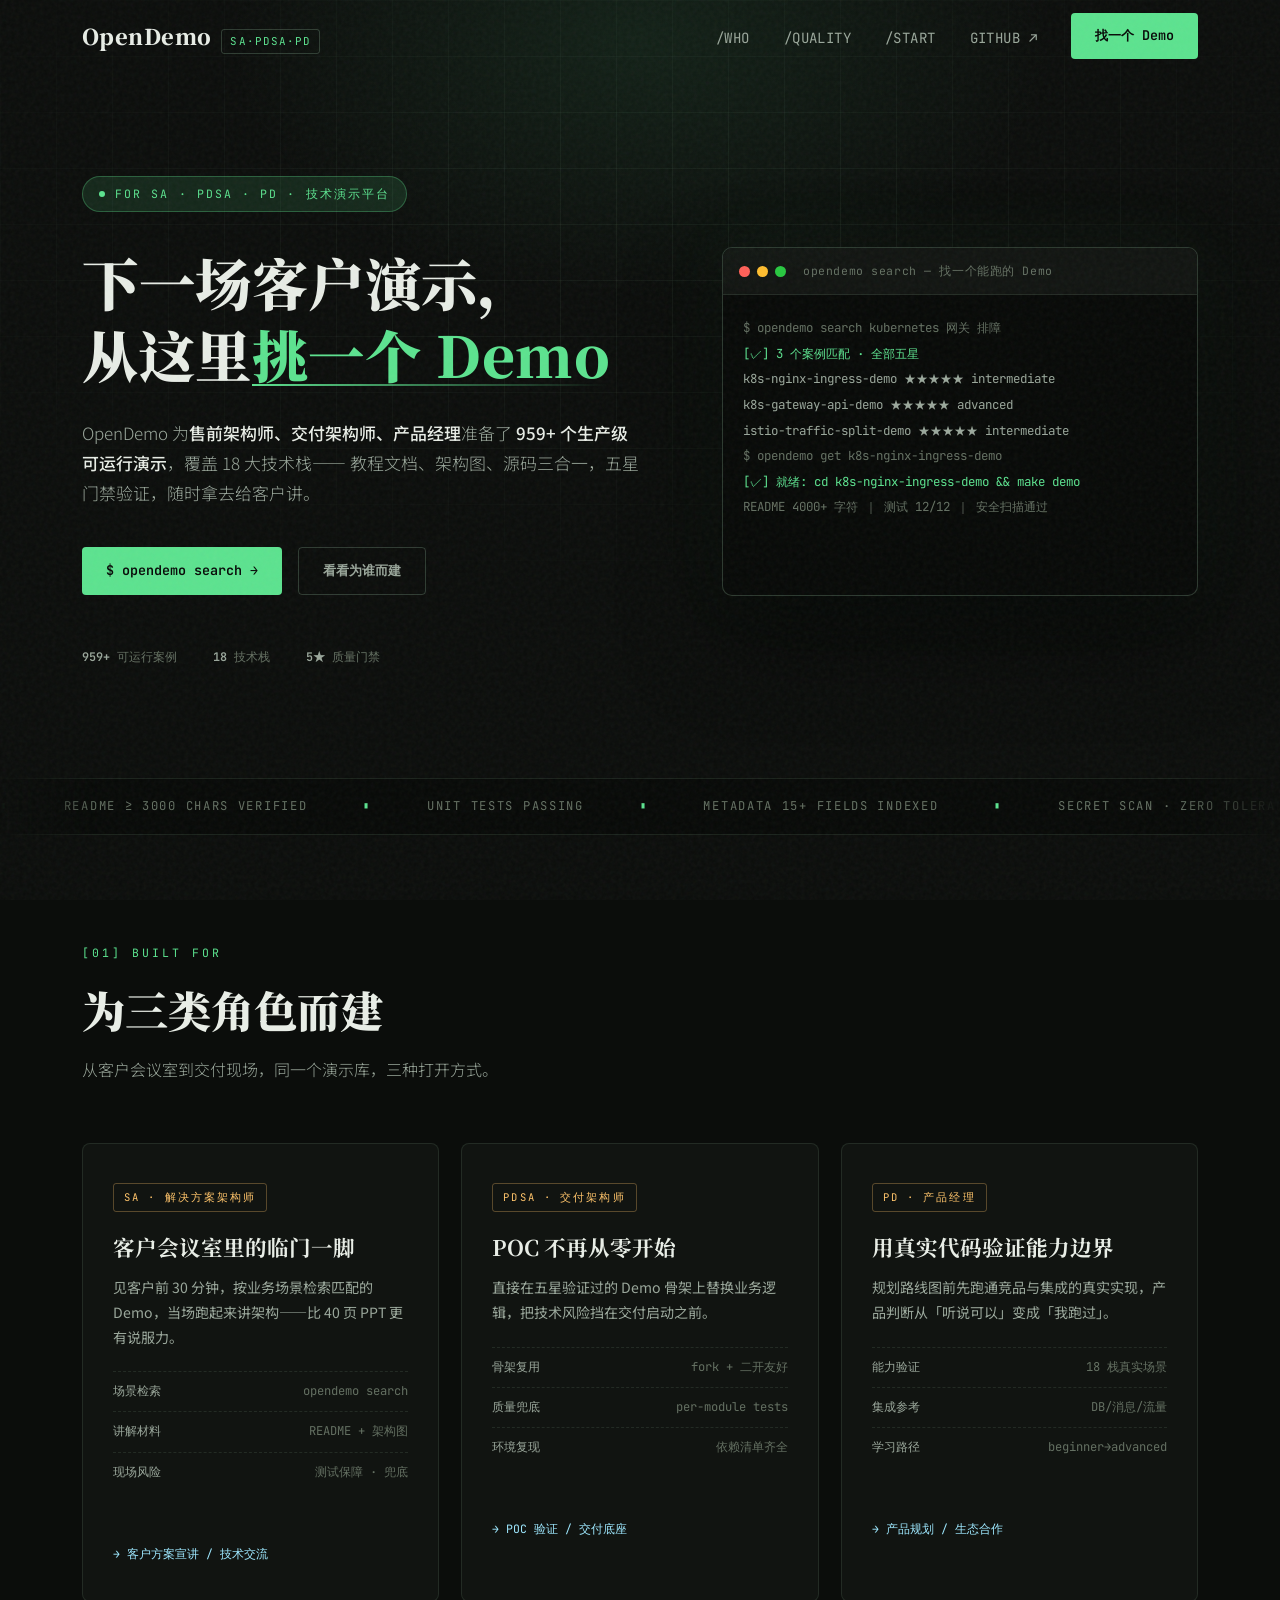
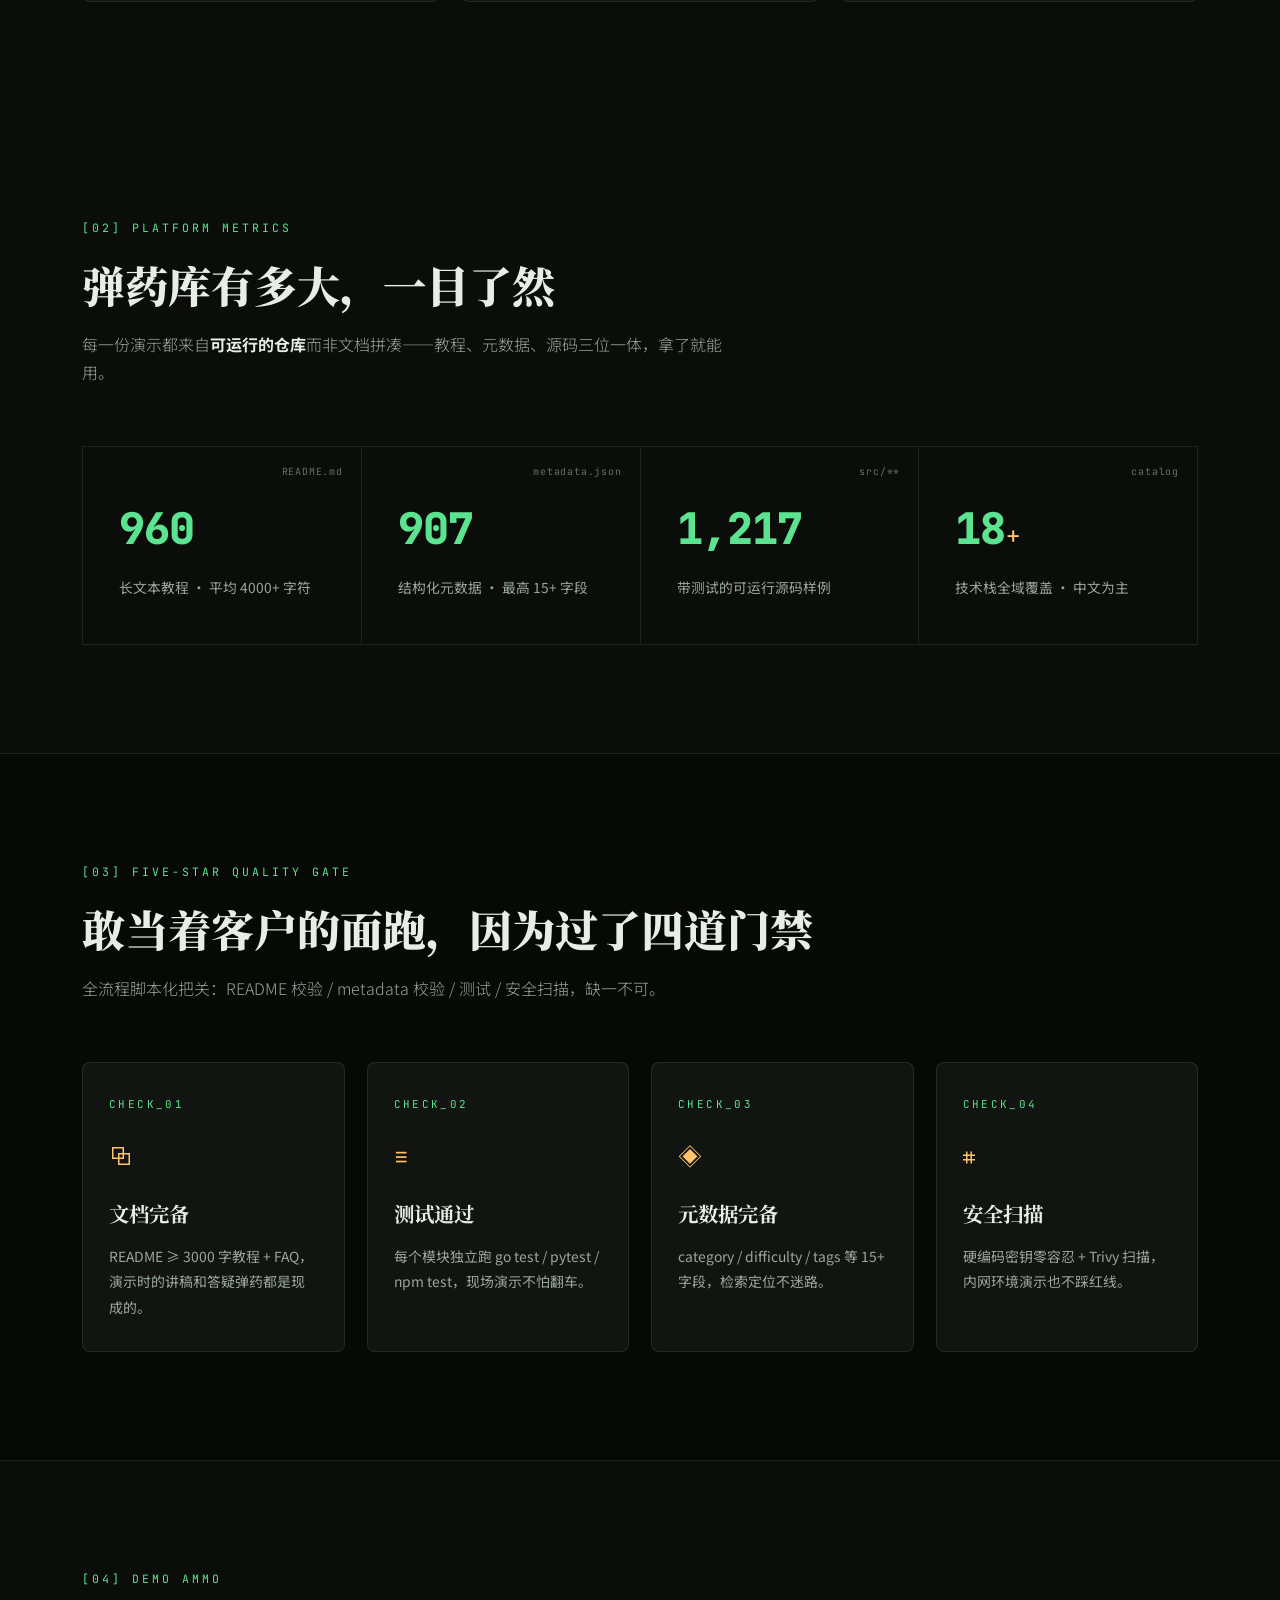
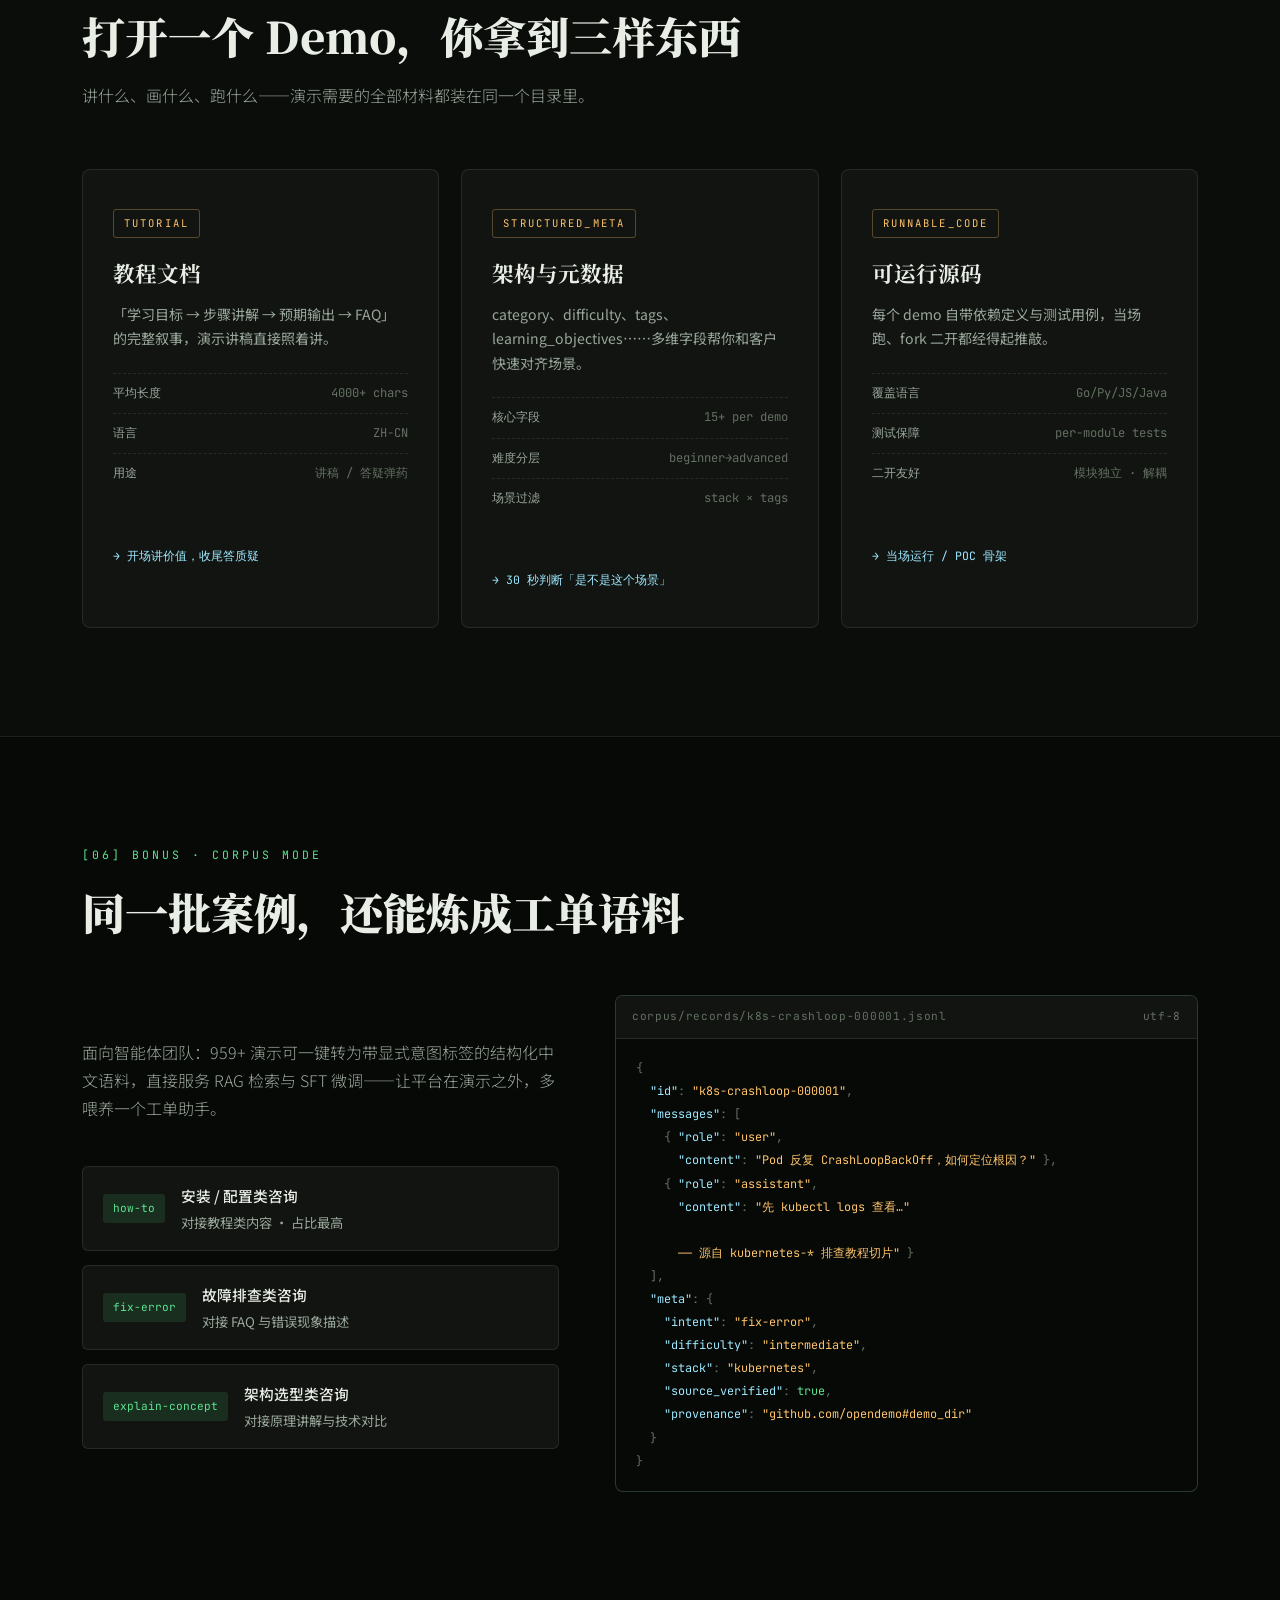
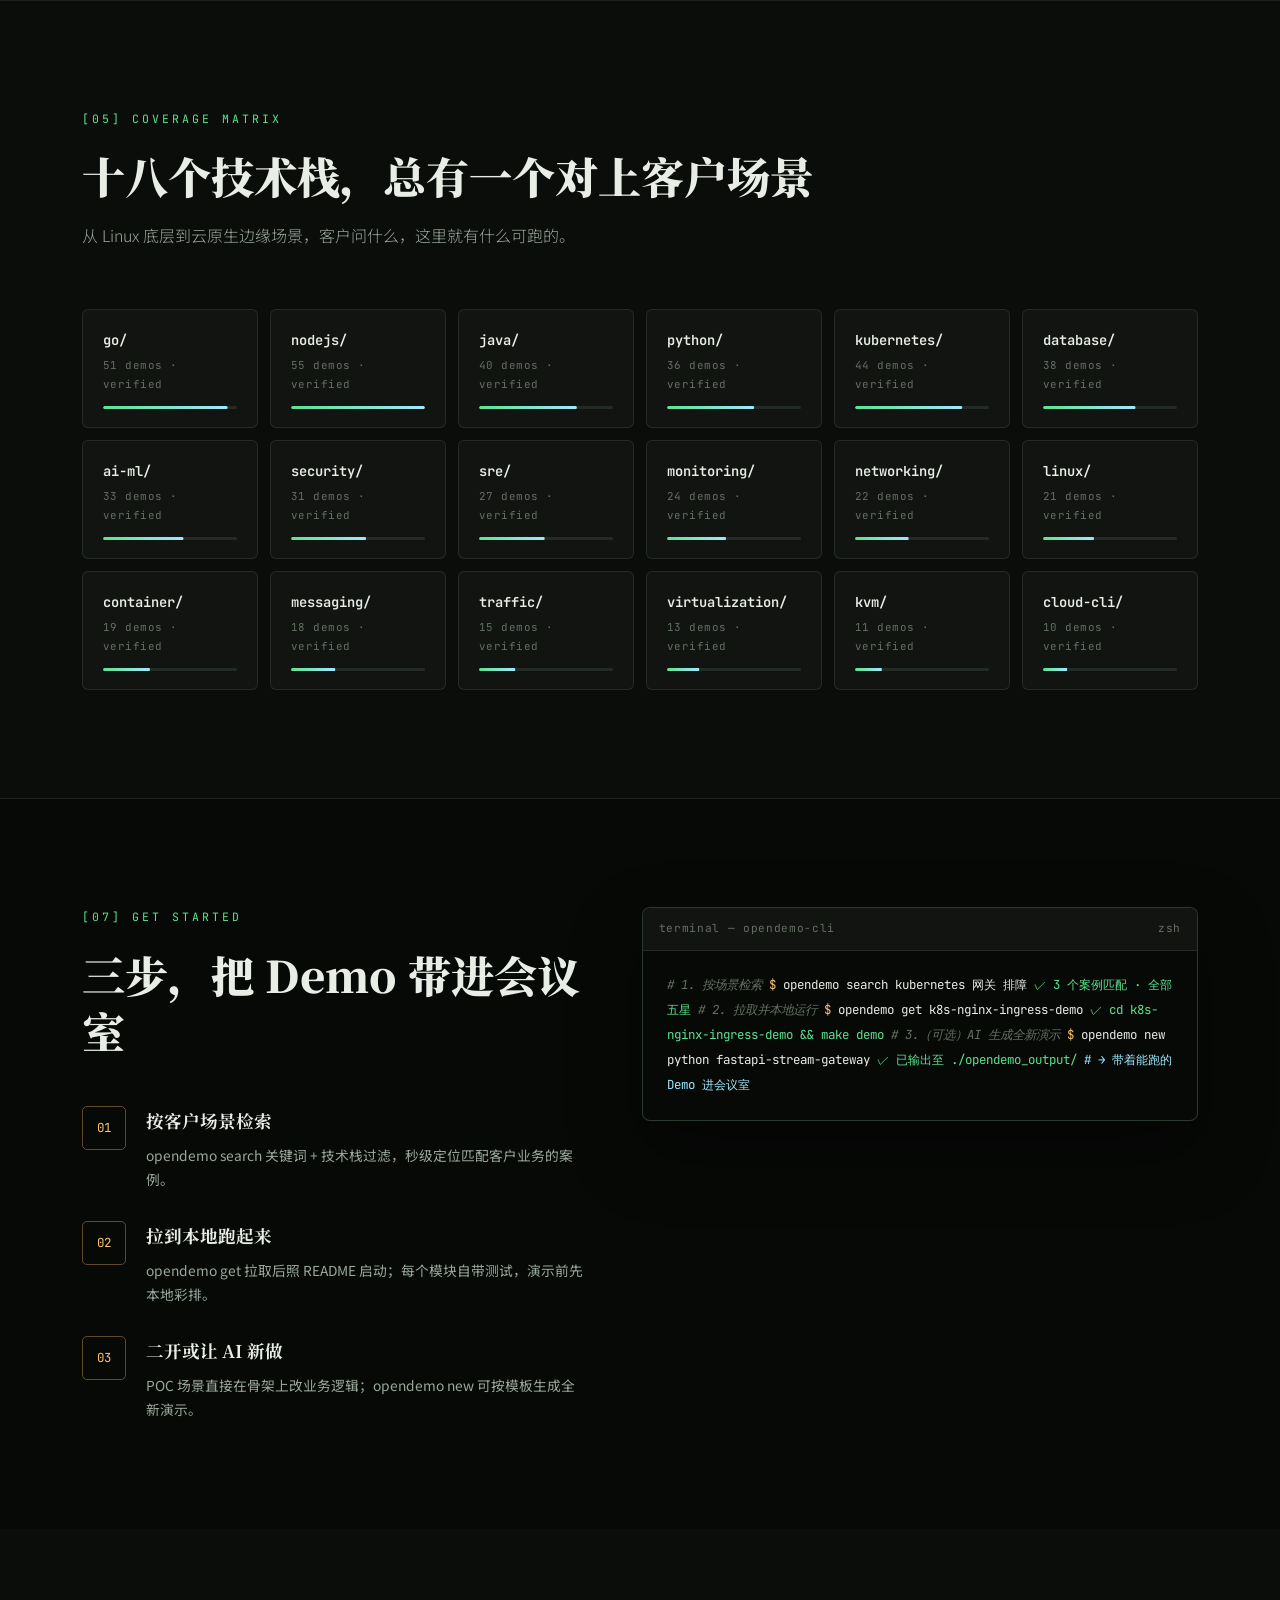
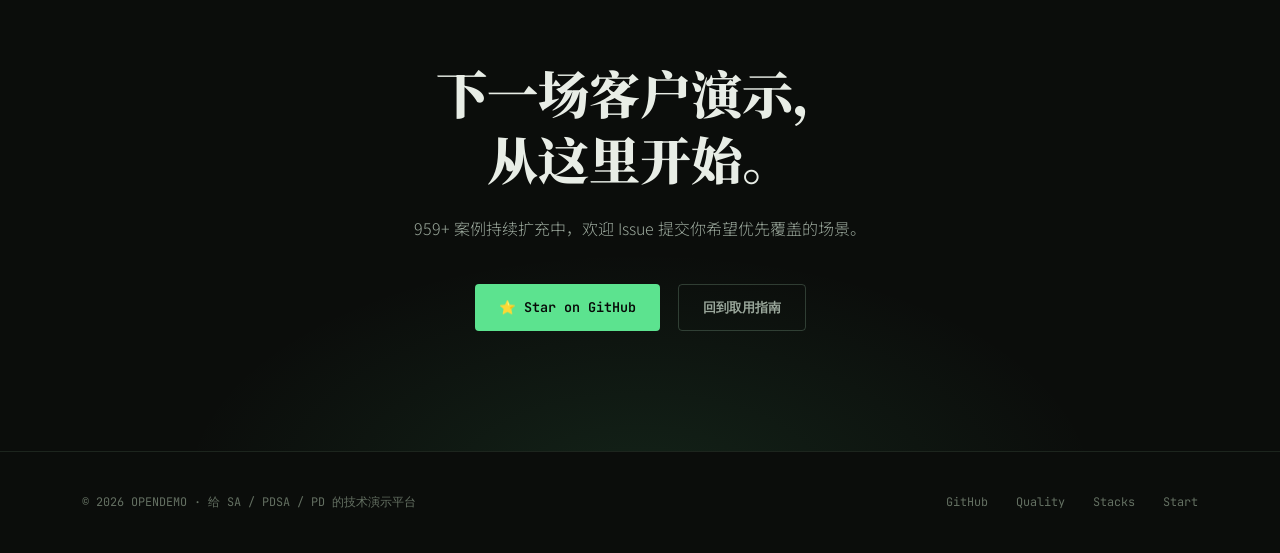
<file: gtm.html>
<!DOCTYPE html>
<html lang="zh-CN">
<head>
  <meta charset="UTF-8">
  <meta name="viewport" content="width=device-width, initial-scale=1.0">
  <meta name="description" content="OpenDemo — 给 SA / PDSA / PD 用的技术演示平台：959+ 个生产级可运行 Demo 覆盖 18 大技术栈，五星门禁验证，随时拿去给客户讲。">
  <title>OpenDemo · 给 SA / PDSA / PD 的技术演示平台</title>
  <link rel="preconnect" href="https://fonts.googleapis.com">
  <link rel="preconnect" href="https://fonts.gstatic.com" crossorigin>
  <link href="https://fonts.googleapis.com/css2?family=Noto+Serif+SC:wght@600;700;900&family=Noto+Sans+SC:wght@300;400;500;700&family=JetBrains+Mono:ital,wght@0,400;0,600;0,800;1,400&display=swap" rel="stylesheet">
  <link rel="icon" type="image/svg+xml" href="favicon.svg">
  <style>
    :root {
      --bg: #0B0D0B;
      --bg-deep: #070907;
      --surface: #111411;
      --surface-2: #161A16;
      --line: rgba(140, 180, 150, .14);
      --line-strong: rgba(140, 180, 150, .28);
      --text: #E8EDE6;
      --text-dim: #9AA79B;
      --text-faint: #647062;
      --green: #5CE38F;
      --green-dim: rgba(92, 227, 143, .12);
      --amber: #FFC46B;
      --cyan: #9EE8FF;
      --serif: "Noto Serif SC", serif;
      --sans: "Noto Sans SC", sans-serif;
      --mono: "JetBrains Mono", monospace;
    }

    * { margin: 0; padding: 0; box-sizing: border-box; }
    html { scroll-behavior: smooth; }

    body {
      background: var(--bg);
      color: var(--text);
      font-family: var(--sans);
      font-weight: 400;
      line-height: 1.75;
      overflow-x: hidden;
      -webkit-font-smoothing: antialiased;
    }

    ::selection { background: var(--green); color: var(--bg); }

    /* grain overlay */
    body::before {
      content: "";
      position: fixed;
      inset: 0;
      z-index: 999;
      pointer-events: none;
      opacity: .05;
      background-image: url("data:image/svg+xml,%3Csvg viewBox='0 0 256 256' xmlns='http://www.w3.org/2000/svg'%3E%3Cfilter id='n'%3E%3CfeTurbulence type='fractalNoise' baseFrequency='0.85' numOctaves='3' stitchTiles='stitch'/%3E%3C/filter%3E%3Crect width='100%25' height='100%25' filter='url(%23n)'/%3E%3C/svg%3E");
    }

    .container { max-width: 1180px; margin: 0 auto; padding: 0 32px; }

    a { color: inherit; text-decoration: none; }

    /* ============ NAV ============ */
    .navbar {
      position: fixed;
      top: 0; left: 0; right: 0;
      z-index: 100;
      transition: all .4s ease;
      border-bottom: 1px solid transparent;
    }
    .navbar.scrolled {
      background: rgba(11, 13, 11, .82);
      backdrop-filter: blur(16px);
      border-bottom-color: var(--line);
    }
    .nav-inner {
      display: flex;
      align-items: center;
      justify-content: space-between;
      height: 72px;
    }
    .brand { display: flex; align-items: baseline; gap: 10px; }
    .brand-name { font-family: var(--serif); font-weight: 900; font-size: 1.35rem; letter-spacing: .02em; }
    .brand-suffix { font-family: var(--mono); font-size: .68rem; color: var(--green); border: 1px solid var(--line-strong); padding: 2px 8px; border-radius: 3px; letter-spacing: .1em; }
    .nav-links { display: flex; align-items: center; gap: 34px; list-style: none; }
    .nav-links a:not(.btn) { font-size: .88rem; color: var(--text-dim); transition: color .25s; font-family: var(--mono); letter-spacing: .03em; }
    .nav-links a:not(.btn):hover { color: var(--green); }
    .btn {
      display: inline-flex;
      align-items: center;
      gap: 8px;
      font-family: var(--mono);
      font-size: .84rem;
      font-weight: 600;
      padding: 11px 24px;
      border-radius: 4px;
      transition: all .3s cubic-bezier(.4, 0, .2, 1);
      cursor: pointer;
      white-space: nowrap;
    }
    .btn-primary {
      background: var(--green);
      color: var(--bg-deep);
      box-shadow: 0 0 0 rgba(92, 227, 143, 0);
    }
    .btn-primary:hover { transform: translateY(-2px); box-shadow: 0 8px 28px rgba(92, 227, 143, .32); }
    .btn-ghost { border: 1px solid var(--line-strong); color: var(--text-dim); }
    .btn-ghost:hover { border-color: var(--green); color: var(--green); }

    /* ============ HERO ============ */
    .hero {
      position: relative;
      padding: 176px 0 110px;
      overflow: hidden;
    }
    .hero::before {
      content: "";
      position: absolute;
      inset: 0;
      background-image:
        linear-gradient(var(--line) 1px, transparent 1px),
        linear-gradient(90deg, var(--line) 1px, transparent 1px);
      background-size: 56px 56px;
      mask-image: radial-gradient(ellipse 90% 65% at 50% 30%, black 20%, transparent 75%);
      opacity: .5;
    }
    .hero::after {
      content: "";
      position: absolute;
      top: -240px; left: 50%;
      transform: translateX(-50%);
      width: 900px; height: 560px;
      background: radial-gradient(ellipse at center, rgba(92, 227, 143, .09), transparent 65%);
      pointer-events: none;
    }
    .hero-grid {
      position: relative;
      display: grid;
      grid-template-columns: 1.15fr .95fr;
      gap: 64px;
      align-items: center;
    }
    .hero-badge {
      display: inline-flex;
      align-items: center;
      gap: 10px;
      font-family: var(--mono);
      font-size: .72rem;
      letter-spacing: .18em;
      color: var(--green);
      border: 1px solid rgba(92, 227, 143, .3);
      background: var(--green-dim);
      padding: 7px 16px;
      border-radius: 100px;
      margin-bottom: 34px;
    }
    .hero-badge::before {
      content: "";
      width: 6px; height: 6px;
      border-radius: 50%;
      background: var(--green);
      animation: pulse 2.2s infinite;
    }
    @keyframes pulse { 0%, 100% { opacity: 1; } 50% { opacity: .25; } }

    h1 {
      font-family: var(--serif);
      font-weight: 900;
      font-size: clamp(2.4rem, 4.4vw, 3.6rem);
      line-height: 1.28;
      letter-spacing: .01em;
      margin-bottom: 28px;
      text-wrap: balance;
    }
    h1 .accent {
      color: var(--green);
      position: relative;
      display: inline-block;
    }
    h1 .accent::after {
      content: "";
      position: absolute;
      left: 0; bottom: .08em;
      width: 100%; height: 2px;
      background: linear-gradient(90deg, var(--green), transparent);
    }
    .lead {
      font-size: 1.06rem;
      color: var(--text-dim);
      max-width: 560px;
      margin-bottom: 40px;
      font-weight: 300;
    }
    .lead strong { color: var(--text); font-weight: 500; }
    .hero-actions { display: flex; gap: 16px; flex-wrap: wrap; margin-bottom: 52px; }

    .hero-meta {
      display: flex;
      gap: 36px;
      font-family: var(--mono);
      font-size: .74rem;
      color: var(--text-faint);
    }
    .hero-meta span b { color: var(--text-dim); font-weight: 600; }

    /* terminal */
    .terminal {
      background: var(--bg-deep);
      border: 1px solid var(--line-strong);
      border-radius: 10px;
      overflow: hidden;
      box-shadow:
        0 40px 90px rgba(0, 0, 0, .55),
        0 0 80px rgba(92, 227, 143, .05);
      font-family: var(--mono);
      font-size: .78rem;
    }
    .term-head {
      display: flex;
      align-items: center;
      gap: 7px;
      padding: 13px 16px;
      border-bottom: 1px solid var(--line);
      background: var(--surface);
    }
    .dot { width: 11px; height: 11px; border-radius: 50%; }
    .dot.r { background: #FF5F57; } .dot.y { background: #FFBD2E; } .dot.g { background: #28C840; }
    .term-title { margin-left: 10px; color: var(--text-faint); font-size: .72rem; letter-spacing: .05em; }
    .term-body {
      padding: 20px 20px 26px;
      min-height: 300px;
      line-height: 2.05;
    }
    .tl-cmd { color: var(--green); }
    .tl-prompt { color: var(--amber); }
    .tl-out { color: var(--text-dim); }
    .tl-ok { color: var(--green); }
    .tl-dim { color: var(--text-faint); }
    .caret {
      display: inline-block;
      width: 8px; height: 15px;
      background: var(--green);
      vertical-align: text-bottom;
      animation: blink 1s steps(1) infinite;
    }
    @keyframes blink { 50% { opacity: 0; } }

    /* ============ MARQUEE ============ */
    .marquee {
      border-top: 1px solid var(--line);
      border-bottom: 1px solid var(--line);
      overflow: hidden;
      padding: 17px 0;
      background: var(--bg-deep);
      mask-image: linear-gradient(90deg, transparent, black 8%, black 92%, transparent);
    }
    .marquee-track {
      display: flex;
      gap: 56px;
      width: max-content;
      animation: scroll-x 42s linear infinite;
      font-family: var(--mono);
      font-size: .76rem;
      color: var(--text-faint);
      letter-spacing: .14em;
      white-space: nowrap;
    }
    .marquee-track i { color: var(--green); font-style: normal; margin-right: 56px; }
    @keyframes scroll-x { to { transform: translateX(-50%); } }

    /* ============ SECTIONS ============ */
    section { padding: 108px 0; position: relative; }
    .sec-tag {
      font-family: var(--mono);
      font-size: .72rem;
      letter-spacing: .26em;
      color: var(--green);
      margin-bottom: 18px;
      display: block;
    }
    h2 {
      font-family: var(--serif);
      font-weight: 900;
      font-size: clamp(1.85rem, 3.4vw, 2.7rem);
      line-height: 1.3;
      margin-bottom: 18px;
    }
    .sec-sub { color: var(--text-dim); max-width: 640px; font-weight: 300; margin-bottom: 60px; }
    .sec-sub code { font-family: var(--mono); font-size: .85em; color: var(--cyan); }

    /* stats */
    .stats-grid {
      display: grid;
      grid-template-columns: repeat(4, 1fr);
      border-top: 1px solid var(--line);
      border-left: 1px solid var(--line);
    }
    .stat-cell {
      border-right: 1px solid var(--line);
      border-bottom: 1px solid var(--line);
      padding: 44px 36px;
      position: relative;
      transition: background .35s;
    }
    .stat-cell:hover { background: var(--surface); }
    .stat-num {
      font-family: var(--mono);
      font-weight: 800;
      font-size: clamp(2.1rem, 3.4vw, 2.9rem);
      color: var(--green);
      letter-spacing: -.02em;
      font-variant-numeric: tabular-nums;
    }
    .stat-num small { font-size: .55em; color: var(--amber); font-weight: 400; }
    .stat-label { margin-top: 8px; font-size: .86rem; color: var(--text-dim); }
    .stat-src { position: absolute; top: 16px; right: 18px; font-family: var(--mono); font-size: .62rem; color: var(--text-faint); letter-spacing: .08em; }

    /* pipeline */
    .pipeline {
      display: grid;
      grid-template-columns: repeat(4, 1fr);
      gap: 22px;
      counter-reset: step;
    }
    .pipe-card {
      position: relative;
      background: var(--surface);
      border: 1px solid var(--line);
      border-radius: 8px;
      padding: 32px 26px 30px;
      transition: transform .35s, border-color .35s;
      overflow: hidden;
    }
    .pipe-card::after {
      content: "";
      position: absolute;
      top: 0; left: 0;
      width: 100%; height: 2px;
      background: linear-gradient(90deg, var(--green), transparent 60%);
      transform: scaleX(0);
      transform-origin: left;
      transition: transform .5s ease;
    }
    .pipe-card:hover { transform: translateY(-6px); border-color: var(--line-strong); }
    .pipe-card:hover::after { transform: scaleX(1); }
    .pipe-step {
      font-family: var(--mono);
      font-size: .68rem;
      letter-spacing: .22em;
      color: var(--green);
      margin-bottom: 22px;
    }
    .pipe-glyph {
      font-family: var(--mono);
      font-size: 1.5rem;
      color: var(--amber);
      margin-bottom: 18px;
      display: block;
    }
    .pipe-card h3 { font-family: var(--serif); font-size: 1.28rem; font-weight: 700; margin-bottom: 12px; }
    .pipe-card p { font-size: .87rem; color: var(--text-dim); line-height: 1.85; }
    .pipe-arrow {
      position: absolute;
      right: -19px; top: 50%;
      transform: translateY(-50%);
      color: var(--text-faint);
      z-index: 2;
      font-family: var(--mono);
      font-size: .9rem;
    }

    /* assets & intents cards with spotlight */
    .cards-3 { display: grid; grid-template-columns: repeat(3, 1fr); gap: 22px; }
    .sp-card {
      position: relative;
      background: var(--surface);
      border: 1px solid var(--line);
      border-radius: 8px;
      padding: 36px 30px;
      overflow: hidden;
      transition: border-color .35s;
    }
    .sp-card::before {
      content: "";
      position: absolute;
      inset: 0;
      background: radial-gradient(420px circle at var(--mx, 50%) var(--my, 50%), rgba(92, 227, 143, .07), transparent 45%);
      opacity: 0;
      transition: opacity .35s;
      pointer-events: none;
    }
    .sp-card:hover::before { opacity: 1; }
    .sp-card:hover { border-color: var(--line-strong); }
    .card-kicker {
      font-family: var(--mono);
      font-size: .66rem;
      letter-spacing: .2em;
      color: var(--amber);
      margin-bottom: 16px;
      display: inline-block;
      border: 1px solid rgba(255, 196, 107, .3);
      padding: 4px 10px;
      border-radius: 3px;
    }
    .sp-card h3 { font-family: var(--serif); font-size: 1.35rem; font-weight: 700; margin-bottom: 10px; }
    .sp-card > p { font-size: .88rem; color: var(--text-dim); margin-bottom: 22px; }
    .spec-list { list-style: none; font-family: var(--mono); font-size: .76rem; }
    .spec-list li {
      display: flex;
      justify-content: space-between;
      padding: 9px 0;
      border-top: 1px dashed var(--line);
      color: var(--text-faint);
    }
    .spec-list li b { color: var(--text-dim); font-weight: 400; }
    .fit-tag { display: inline-block; margin-top: 24px; font-family: var(--mono); font-size: .72rem; color: var(--cyan); }

    /* JSONL record showcase */
    .record-wrap {
      display: grid;
      grid-template-columns: .9fr 1.1fr;
      gap: 56px;
      align-items: center;
    }
    .intent-chips { display: flex; flex-direction: column; gap: 14px; margin-top: 44px; }
    .intent-chip {
      display: flex;
      align-items: center;
      gap: 16px;
      padding: 16px 20px;
      border: 1px solid var(--line);
      border-radius: 6px;
      background: var(--surface);
      transition: all .3s;
    }
    .intent-chip:hover { border-color: rgba(92, 227, 143, .4); transform: translateX(6px); }
    .chip-code {
      font-family: var(--mono);
      font-size: .7rem;
      color: var(--green);
      background: var(--green-dim);
      padding: 5px 10px;
      border-radius: 3px;
      white-space: nowrap;
    }
    .intent-chip div p { font-size: .83rem; color: var(--text-dim); }
    .intent-chip div b { display: block; font-size: .92rem; color: var(--text); font-weight: 500; margin-bottom: 2px; }

    .jsonl-window {
      background: var(--bg-deep);
      border: 1px solid var(--line-strong);
      border-radius: 8px;
      font-family: var(--mono);
      font-size: .74rem;
      overflow: hidden;
    }
    .win-bar {
      display: flex;
      align-items: center;
      justify-content: space-between;
      padding: 11px 16px;
      border-bottom: 1px solid var(--line);
      background: var(--surface);
      color: var(--text-faint);
      font-size: .7rem;
      letter-spacing: .06em;
    }
    .win-body { padding: 18px 20px; line-height: 1.95; white-space: pre-wrap; word-break: break-all; }
    .j-key { color: var(--cyan); }
    .j-str { color: var(--amber); }
    .j-punc { color: var(--text-faint); }
    .j-bool { color: var(--green); }

    /* stacks matrix */
    .stack-matrix {
      display: grid;
      grid-template-columns: repeat(auto-fill, minmax(168px, 1fr));
      gap: 12px;
    }
    .stack-cell {
      border: 1px solid var(--line);
      border-radius: 6px;
      padding: 18px 20px;
      background: var(--surface);
      transition: all .3s;
      cursor: default;
    }
    .stack-cell:hover { background: var(--surface-2); border-color: rgba(92, 227, 143, .45); transform: translateY(-3px); }
    .stack-cell .s-name { font-family: var(--mono); font-weight: 600; font-size: .86rem; margin-bottom: 4px; }
    .stack-cell:hover .s-name { color: var(--green); }
    .stack-cell .s-count { font-family: var(--mono); font-size: .68rem; color: var(--text-faint); letter-spacing: .04em; }
    .stack-cell .s-bar { height: 3px; margin-top: 12px; background: var(--line); border-radius: 2px; overflow: hidden; }
    .stack-cell .s-bar i { display: block; height: 100%; background: linear-gradient(90deg, var(--green), var(--cyan)); border-radius: 2px; transform-origin: left; transform: scaleX(var(--w, .5)); transition: transform 1.2s cubic-bezier(.2,.8,.2,1); }

    /* integration */
    .access-wrap { display: grid; grid-template-columns: .95fr 1.05fr; gap: 56px; align-items: start; }
    .access-steps { counter-reset: st; display: flex; flex-direction: column; gap: 30px; }
    .a-step { display: flex; gap: 20px; }
    .a-step::before {
      counter-increment: st;
      content: counter(st, decimal-leading-zero);
      font-family: var(--mono);
      font-size: .78rem;
      color: var(--amber);
      border: 1px solid rgba(255, 196, 107, .35);
      min-width: 42px; height: 42px;
      display: grid; place-items: center;
      border-radius: 5px;
    }
    .a-step h4 { font-family: var(--serif); font-size: 1.1rem; font-weight: 700; margin-bottom: 6px; }
    .a-step p { font-size: .86rem; color: var(--text-dim); }

    .code-window {
      background: var(--bg-deep);
      border: 1px solid var(--line-strong);
      border-radius: 8px;
      font-family: var(--mono);
      font-size: .78rem;
      overflow: hidden;
      box-shadow: 0 30px 70px rgba(0, 0, 0, .45);
    }
    .code-body { padding: 22px 24px; line-height: 2.0; overflow-x: auto; }
    .c-kw { color: var(--amber); }
    .c-str { color: var(--green); }
    .c-com { color: var(--text-faint); font-style: italic; }
    .c-var { color: var(--cyan); }
    .c-def { color: #E8EDE6; }

    /* CTA */
    .cta-section { text-align: center; padding: 130px 0 120px; position: relative; overflow: hidden; }
    .cta-section::before {
      content: "";
      position: absolute;
      bottom: -300px; left: 50%;
      transform: translateX(-50%);
      width: 1000px; height: 520px;
      background: radial-gradient(ellipse at center, rgba(92, 227, 143, .1), transparent 65%);
    }
    .cta-title {
      font-family: var(--serif);
      font-weight: 900;
      font-size: clamp(2.1rem, 4vw, 3.2rem);
      margin-bottom: 22px;
      position: relative;
    }
    .cta-sub { color: var(--text-dim); max-width: 520px; margin: 0 auto 42px; position: relative; font-weight: 300; }
    .cta-actions { display: flex; justify-content: center; gap: 18px; position: relative; flex-wrap: wrap; }

    footer {
      border-top: 1px solid var(--line);
      padding: 40px 0;
      font-family: var(--mono);
      font-size: .74rem;
      color: var(--text-faint);
    }
    .foot-inner { display: flex; justify-content: space-between; align-items: center; flex-wrap: wrap; gap: 16px; }
    .foot-links { display: flex; gap: 28px; }
    .foot-links a:hover { color: var(--green); }

    /* reveal animation */
    .reveal {
      opacity: 0;
      transform: translateY(28px);
      transition: opacity .8s cubic-bezier(.2,.65,.25,1), transform .8s cubic-bezier(.2,.65,.25,1);
    }
    .reveal.in { opacity: 1; transform: none; }
    .d1 { transition-delay: .08s; } .d2 { transition-delay: .16s; }
    .d3 { transition-delay: .24s; } .d4 { transition-delay: .32s; }

    /* hero load-in */
    @keyframes rise { from { opacity: 0; transform: translateY(30px); } to { opacity: 1; transform: none; } }
    .hero .hero-badge, .hero h1, .hero .lead, .hero .hero-actions, .hero .hero-meta { animation: rise .9s cubic-bezier(.2,.65,.25,1) backwards; }
    .hero h1 { animation-delay: .12s; }
    .hero .lead { animation-delay: .24s; }
    .hero .hero-actions { animation-delay: .36s; }
    .hero .hero-meta { animation-delay: .48s; }
    .terminal { animation: rise 1.1s .3s cubic-bezier(.2,.65,.25,1) backwards; }

    @media (max-width: 1024px) {
      .hero-grid, .record-wrap, .access-wrap { grid-template-columns: 1fr; }
      .pipeline { grid-template-columns: repeat(2, 1fr); }
      .pipe-arrow { display: none; }
      .cards-3 { grid-template-columns: 1fr; }
      .stats-grid { grid-template-columns: repeat(2, 1fr); }
      .nav-links a:not(.btn) { display: none; }
    }
    @media (max-width: 640px) {
      .pipeline, .stats-grid { grid-template-columns: 1fr; }
      .container { padding: 0 20px; }
      section { padding: 76px 0; }
    }
  </style>
</head>
<body>

<!-- Navbar -->
<nav class="navbar" id="navbar">
  <div class="container nav-inner">
    <a class="brand" href="#">
      <span class="brand-name">OpenDemo</span>
      <span class="brand-suffix">SA·PDSA·PD</span>
    </a>
    <ul class="nav-links">
      <li><a href="#who">/WHO</a></li>
      <li><a href="#quality">/QUALITY</a></li>
      <li><a href="#start">/START</a></li>
      <li><a href="https://github.com/opendemo/opendemo" target="_blank">GITHUB ↗</a></li>
      <li><a class="btn btn-primary" href="#start">找一个 Demo</a></li>
    </ul>
  </div>
</nav>

<!-- Hero -->
<header class="hero">
  <div class="container hero-grid">
    <div>
      <div class="hero-badge">FOR SA · PDSA · PD · 技术演示平台</div>
      <h1>下一场客户演示，<br>从这里<span class="accent">挑一个 Demo</span></h1>
      <p class="lead">
        OpenDemo 为<strong>售前架构师、交付架构师、产品经理</strong>准备了
        <strong>959+ 个生产级可运行演示</strong>，覆盖 18 大技术栈——
        教程文档、架构图、源码三合一，五星门禁验证，随时拿去给客户讲。
      </p>
      <div class="hero-actions">
        <a class="btn btn-primary" href="#start">$ opendemo search →</a>
        <a class="btn btn-ghost" href="#who">看看为谁而建</a>
      </div>
      <div class="hero-meta">
        <span><b>959+</b> 可运行案例</span>
        <span><b>18</b> 技术栈</span>
        <span><b>5★</b> 质量门禁</span>
      </div>
    </div>
    <div class="terminal">
      <div class="term-head">
        <span class="dot r"></span><span class="dot y"></span><span class="dot g"></span>
        <span class="term-title">opendemo search — 找一个能跑的 Demo</span>
      </div>
      <div class="term-body" id="ingest-log"></div>
    </div>
  </div>
</header>

<!-- Marquee -->
<div class="marquee" aria-hidden="true">
  <div class="marquee-track" id="marquee-track">
    <span><i>▮</i>README ≥ 3000 CHARS VERIFIED</span>
    <span><i>▮</i>UNIT TESTS PASSING</span>
    <span><i>▮</i>METADATA 15+ FIELDS INDEXED</span>
    <span><i>▮</i>SECRET SCAN · ZERO TOLERANCE</span>
    <span><i>▮</i>ARCH DIAGRAM ATTACHED</span>
    <span><i>▮</i>DEMO READY · Go/Java/Python/K8s</span>
    <span><i>▮</i>SECURITY CHECKPOINT PASSED</span>
  </div>
</div>

<!-- Who -->
<section id="who">
  <div class="container">
    <span class="sec-tag reveal">[01] BUILT FOR</span>
    <h2 class="reveal d1">为三类角色而建</h2>
    <p class="sec-sub reveal d2">从客户会议室到交付现场，同一个演示库，三种打开方式。</p>
    <div class="cards-3">
      <div class="sp-card reveal d1">
        <span class="card-kicker">SA · 解决方案架构师</span>
        <h3>客户会议室里的临门一脚</h3>
        <p>见客户前 30 分钟，按业务场景检索匹配的 Demo，当场跑起来讲架构——比 40 页 PPT 更有说服力。</p>
        <ul class="spec-list">
          <li><b>场景检索</b><span>opendemo search</span></li>
          <li><b>讲解材料</b><span>README + 架构图</span></li>
          <li><b>现场风险</b><span>测试保障 · 兜底</span></li>
        </ul>
        <br><span class="fit-tag">→ 客户方案宣讲 / 技术交流</span>
      </div>
      <div class="sp-card reveal d2">
        <span class="card-kicker">PDSA · 交付架构师</span>
        <h3>POC 不再从零开始</h3>
        <p>直接在五星验证过的 Demo 骨架上替换业务逻辑，把技术风险挡在交付启动之前。</p>
        <ul class="spec-list">
          <li><b>骨架复用</b><span>fork + 二开友好</span></li>
          <li><b>质量兜底</b><span>per-module tests</span></li>
          <li><b>环境复现</b><span>依赖清单齐全</span></li>
        </ul>
        <br><span class="fit-tag">→ POC 验证 / 交付底座</span>
      </div>
      <div class="sp-card reveal d3">
        <span class="card-kicker">PD · 产品经理</span>
        <h3>用真实代码验证能力边界</h3>
        <p>规划路线图前先跑通竞品与集成的真实实现，产品判断从「听说可以」变成「我跑过」。</p>
        <ul class="spec-list">
          <li><b>能力验证</b><span>18 栈真实场景</span></li>
          <li><b>集成参考</b><span>DB/消息/流量</span></li>
          <li><b>学习路径</b><span>beginner→advanced</span></li>
        </ul>
        <br><span class="fit-tag">→ 产品规划 / 生态合作</span>
      </div>
    </div>
  </div>
</section>

<!-- Stats -->
<section id="stats">
  <div class="container">
    <span class="sec-tag reveal">[02] PLATFORM METRICS</span>
    <h2 class="reveal d1">弹药库有多大，一目了然</h2>
    <p class="sec-sub reveal d2">每一份演示都来自<b style="color:var(--text)">可运行的仓库</b>而非文档拼凑——教程、元数据、源码三位一体，拿了就能用。</p>
    <div class="stats-grid">
      <div class="stat-cell reveal d1">
        <span class="stat-src">README.md</span>
        <div class="stat-num"><span data-count="961">0</span></div>
        <div class="stat-label">长文本教程 · 平均 4000+ 字符</div>
      </div>
      <div class="stat-cell reveal d2">
        <span class="stat-src">metadata.json</span>
        <div class="stat-num"><span data-count="908">0</span></div>
        <div class="stat-label">结构化元数据 · 最高 15+ 字段</div>
      </div>
      <div class="stat-cell reveal d3">
        <span class="stat-src">src/**</span>
        <div class="stat-num"><span data-count="1218">0</span></div>
        <div class="stat-label">带测试的可运行源码样例</div>
      </div>
      <div class="stat-cell reveal d4">
        <span class="stat-src">catalog</span>
        <div class="stat-num"><span data-count="18">0</span><small>+</small></div>
        <div class="stat-label">技术栈全域覆盖 · 中文为主</div>
      </div>
    </div>
  </div>
</section>

<!-- Quality -->
<section id="quality" style="background:var(--bg-deep);border-top:1px solid var(--line);border-bottom:1px solid var(--line);">
  <div class="container">
    <span class="sec-tag reveal">[03] FIVE-STAR QUALITY GATE</span>
    <h2 class="reveal d1">敢当着客户的面跑，因为过了四道门禁</h2>
    <p class="sec-sub reveal d2">全流程脚本化把关：README 校验 / metadata 校验 / 测试 / 安全扫描，缺一不可。</p>
    <div class="pipeline">
      <div class="pipe-card reveal d1">
        <div class="pipe-arrow">→</div>
        <div class="pipe-step">CHECK_01</div>
        <span class="pipe-glyph">⧉</span>
        <h3>文档完备</h3>
        <p>README ≥ 3000 字教程 + FAQ，演示时的讲稿和答疑弹药都是现成的。</p>
      </div>
      <div class="pipe-card reveal d2">
        <div class="pipe-arrow">→</div>
        <div class="pipe-step">CHECK_02</div>
        <span class="pipe-glyph">≡</span>
        <h3>测试通过</h3>
        <p>每个模块独立跑 go test / pytest / npm test，现场演示不怕翻车。</p>
      </div>
      <div class="pipe-card reveal d3">
        <div class="pipe-arrow">→</div>
        <div class="pipe-step">CHECK_03</div>
        <span class="pipe-glyph">◈</span>
        <h3>元数据完备</h3>
        <p>category / difficulty / tags 等 15+ 字段，检索定位不迷路。</p>
      </div>
      <div class="pipe-card reveal d4">
        <div class="pipe-step">CHECK_04</div>
        <span class="pipe-glyph">⌗</span>
        <h3>安全扫描</h3>
        <p>硬编码密钥零容忍 + Trivy 扫描，内网环境演示也不踩红线。</p>
      </div>
    </div>
  </div>
</section>

<!-- Assets -->
<section id="assets">
  <div class="container">
    <span class="sec-tag reveal">[04] DEMO AMMO</span>
    <h2 class="reveal d1">打开一个 Demo，你拿到三样东西</h2>
    <p class="sec-sub reveal d2">讲什么、画什么、跑什么——演示需要的全部材料都装在同一个目录里。</p>
    <div class="cards-3">
      <div class="sp-card reveal d1">
        <span class="card-kicker">TUTORIAL</span>
        <h3>教程文档</h3>
        <p>「学习目标 → 步骤讲解 → 预期输出 → FAQ」的完整叙事，演示讲稿直接照着讲。</p>
        <ul class="spec-list">
          <li><b>平均长度</b><span>4000+ chars</span></li>
          <li><b>语言</b><span>ZH-CN</span></li>
          <li><b>用途</b><span>讲稿 / 答疑弹药</span></li>
        </ul>
        <br><span class="fit-tag">→ 开场讲价值，收尾答质疑</span>
      </div>
      <div class="sp-card reveal d2">
        <span class="card-kicker">STRUCTURED_META</span>
        <h3>架构与元数据</h3>
        <p>category、difficulty、tags、learning_objectives……多维字段帮你和客户快速对齐场景。</p>
        <ul class="spec-list">
          <li><b>核心字段</b><span>15+ per demo</span></li>
          <li><b>难度分层</b><span>beginner→advanced</span></li>
          <li><b>场景过滤</b><span>stack × tags</span></li>
        </ul>
        <br><span class="fit-tag">→ 30 秒判断「是不是这个场景」</span>
      </div>
      <div class="sp-card reveal d3">
        <span class="card-kicker">RUNNABLE_CODE</span>
        <h3>可运行源码</h3>
        <p>每个 demo 自带依赖定义与测试用例，当场跑、fork 二开都经得起推敲。</p>
        <ul class="spec-list">
          <li><b>覆盖语言</b><span>Go/Py/JS/Java</span></li>
          <li><b>测试保障</b><span>per-module tests</span></li>
          <li><b>二开友好</b><span>模块独立 · 解耦</span></li>
        </ul>
        <br><span class="fit-tag">→ 当场运行 / POC 骨架</span>
      </div>
    </div>
  </div>
</section>

<!-- Intents / Schema -->
<section id="intents" style="background:var(--bg-deep);border-top:1px solid var(--line);border-bottom:1px solid var(--line);">
  <div class="container">
    <span class="sec-tag reveal">[06] BONUS · CORPUS MODE</span>
    <h2 class="reveal d1">同一批案例，还能炼成工单语料</h2>
    <div class="record-wrap" style="margin-top:56px;">
      <div>
        <p style="color:var(--text-dim);font-weight:300;">面向智能体团队：959+ 演示可一键转为带显式意图标签的结构化中文语料，直接服务 RAG 检索与 SFT 微调——让平台在演示之外，多喂养一个工单助手。</p>
        <div class="intent-chips">
          <div class="intent-chip reveal d1">
            <code class="chip-code">how-to</code>
            <div><b>安装 / 配置类咨询</b><p>对接教程类内容 · 占比最高</p></div>
          </div>
          <div class="intent-chip reveal d2">
            <code class="chip-code">fix-error</code>
            <div><b>故障排查类咨询</b><p>对接 FAQ 与错误现象描述</p></div>
          </div>
          <div class="intent-chip reveal d3">
            <code class="chip-code">explain-concept</code>
            <div><b>架构选型类咨询</b><p>对接原理讲解与技术对比</p></div>
          </div>
        </div>
      </div>
      <div class="jsonl-window reveal d2">
        <div class="win-bar"><span>corpus/records/k8s-crashloop-000001.jsonl</span><span>utf-8</span></div>
        <div class="win-body"><span class="j-punc">{</span>
  <span class="j-key">"id"</span><span class="j-punc">:</span> <span class="j-str">"k8s-crashloop-000001"</span><span class="j-punc">,</span>
  <span class="j-key">"messages"</span><span class="j-punc">:</span> <span class="j-punc">[</span>
    <span class="j-punc">{</span> <span class="j-key">"role"</span><span class="j-punc">:</span> <span class="j-str">"user"</span><span class="j-punc">,</span>
      <span class="j-key">"content"</span><span class="j-punc">:</span> <span class="j-str">"Pod 反复 CrashLoopBackOff，如何定位根因？"</span> <span class="j-punc">},</span>
    <span class="j-punc">{</span> <span class="j-key">"role"</span><span class="j-punc">:</span> <span class="j-str">"assistant"</span><span class="j-punc">,</span>
      <span class="j-key">"content"</span><span class="j-punc">:</span> <span class="j-str">"先 kubectl logs 查看…"

      —— 源自 kubernetes-* 排查教程切片"</span> <span class="j-punc">}</span>
  <span class="j-punc">],</span>
  <span class="j-key">"meta"</span><span class="j-punc">:</span> <span class="j-punc">{</span>
    <span class="j-key">"intent"</span><span class="j-punc">:</span> <span class="j-str">"fix-error"</span><span class="j-punc">,</span>
    <span class="j-key">"difficulty"</span><span class="j-punc">:</span> <span class="j-str">"intermediate"</span><span class="j-punc">,</span>
    <span class="j-key">"stack"</span><span class="j-punc">:</span> <span class="j-str">"kubernetes"</span><span class="j-punc">,</span>
    <span class="j-key">"source_verified"</span><span class="j-punc">:</span> <span class="j-bool">true</span><span class="j-punc">,</span>
    <span class="j-key">"provenance"</span><span class="j-punc">:</span> <span class="j-str">"github.com/opendemo#demo_dir"</span>
  <span class="j-punc">}</span>
<span class="j-punc">}</span></div>
      </div>
    </div>
  </div>
</section>

<!-- Stacks -->
<section id="stacks">
  <div class="container">
    <span class="sec-tag reveal">[05] COVERAGE MATRIX</span>
    <h2 class="reveal d1">十八个技术栈，总有一个对上客户场景</h2>
    <p class="sec-sub reveal d2">从 Linux 底层到云原生边缘场景，客户问什么，这里就有什么可跑的。</p>
    <div class="stack-matrix" id="stack-matrix">
      <!-- populated by JS -->
    </div>
  </div>
</section>

<!-- Start -->
<section id="start" style="background:var(--bg-deep);border-top:1px solid var(--line);">
  <div class="container access-wrap">
    <div>
      <span class="sec-tag reveal">[07] GET STARTED</span>
      <h2 class="reveal d1">三步，把 Demo 带进会议室</h2>
      <div class="access-steps" style="margin-top:48px;">
        <div class="a-step reveal d1">
          <div><h4>按客户场景检索</h4><p>opendemo search 关键词 + 技术栈过滤，秒级定位匹配客户业务的案例。</p></div>
        </div>
        <div class="a-step reveal d2">
          <div><h4>拉到本地跑起来</h4><p>opendemo get 拉取后照 README 启动；每个模块自带测试，演示前先本地彩排。</p></div>
        </div>
        <div class="a-step reveal d3">
          <div><h4>二开或让 AI 新做</h4><p>POC 场景直接在骨架上改业务逻辑；opendemo new 可按模板生成全新演示。</p></div>
        </div>
      </div>
    </div>
    <div class="code-window reveal d2">
      <div class="win-bar"><span>terminal — opendemo-cli</span><span>zsh</span></div>
      <div class="code-body"><span class="c-com"># 1. 按场景检索</span>
<span class="c-kw">$</span> opendemo search kubernetes 网关 排障
<span class="c-str">✓ 3 个案例匹配 · 全部五星</span>

<span class="c-com"># 2. 拉取并本地运行</span>
<span class="c-kw">$</span> opendemo get k8s-nginx-ingress-demo
<span class="c-str">✓ cd k8s-nginx-ingress-demo && make demo</span>

<span class="c-com"># 3.（可选）AI 生成全新演示</span>
<span class="c-kw">$</span> opendemo new python fastapi-stream-gateway
<span class="c-str">✓ 已输出至 ./opendemo_output/</span>

<span class="c-var"># → 带着能跑的 Demo 进会议室</span></div>
    </div>
  </div>
</section>

<!-- CTA -->
<section class="cta-section">
  <div class="container">
    <h2 class="cta-title reveal">下一场客户演示，<br>从这里开始。</h2>
    <p class="cta-sub reveal d1">959+ 案例持续扩充中，欢迎 Issue 提交你希望优先覆盖的场景。</p>
    <div class="cta-actions reveal d2">
      <a class="btn btn-primary" href="https://github.com/opendemo/opendemo" target="_blank">⭐ Star on GitHub</a>
      <a class="btn btn-ghost" href="#start">回到取用指南</a>
    </div>
  </div>
</section>

<footer>
  <div class="container foot-inner">
    <span>© 2026 OPENDEMO · 给 SA / PDSA / PD 的技术演示平台</span>
    <div class="foot-links">
      <a href="https://github.com/opendemo/opendemo" target="_blank">GitHub</a>
      <a href="#quality">Quality</a>
      <a href="#stacks">Stacks</a>
      <a href="#start">Start</a>
    </div>
  </div>
</footer>

<script>
  // navbar scroll state
  const navbar = document.getElementById('navbar');
  addEventListener('scroll', () => navbar.classList.toggle('scrolled', scrollY > 24), { passive: true });

  // reveal on scroll
  const io = new IntersectionObserver(es => es.forEach(e => e.isIntersecting && (e.target.classList.add('in'), io.unobserve(e.target))), { threshold: .15 });
  document.querySelectorAll('.reveal').forEach(el => io.observe(el));

  // counter up
  const cio = new IntersectionObserver(es => es.forEach(e => {
    if (!e.isIntersecting) return;
    const el = e.target, end = +el.dataset.count, t0 = performance.now();
    const tick = t => {
      const p = Math.min((t - t0) / 1600, 1), eased = 1 - Math.pow(1 - p, 3);
      el.textContent = Math.round(end * eased).toLocaleString();
      if (p < 1) requestAnimationFrame(tick);
    };
    requestAnimationFrame(tick); cio.unobserve(el);
  }), { threshold: .6 });
  document.querySelectorAll('[data-count]').forEach(el => cio.observe(el));

  // spotlight cards
  document.querySelectorAll('.sp-card').forEach(card => card.addEventListener('mousemove', e => {
    const r = card.getBoundingClientRect();
    card.style.setProperty('--mx', e.clientX - r.left + 'px');
    card.style.setProperty('--my', e.clientY - r.top + 'px');
  }));

  // marquee duplicate for seamless loop
  const track = document.getElementById('marquee-track');
  track.innerHTML += track.innerHTML;

  // stacks matrix
  const stacks = [
    ['go', 51], ['nodejs', 55], ['java', 40], ['python', 36],
    ['kubernetes', 44], ['database', 38], ['ai-ml', 33], ['security', 31],
    ['sre', 27], ['monitoring', 24], ['networking', 22], ['linux', 21],
    ['container', 19], ['messaging', 18], ['traffic', 15], ['virtualization', 13],
    ['kvm', 11], ['cloud-cli', 10]
  ];
  const max = Math.max(...stacks.map(s => s[1]));
  document.getElementById('stack-matrix').innerHTML = stacks.map(([n, c]) => `
    <div class="stack-cell" style="--w:${(c / max).toFixed(2)}">
      <div class="s-name">${n}/</div>
      <div class="s-count">${c} demos · verified</div>
      <div class="s-bar"><i></i></div>
    </div>`).join('');

  // ingest log typing effect
  const LOG = [
    { cls: 'tl-dim',  txt: '$ opendemo search kubernetes 网关 排障' },
    { cls: 'tl-ok',   txt: '[✓] 3 个案例匹配 · 全部五星' },
    { cls: 'tl-out',  txt: '  k8s-nginx-ingress-demo    ★★★★★  intermediate' },
    { cls: 'tl-out',  txt: '  k8s-gateway-api-demo      ★★★★★  advanced' },
    { cls: 'tl-out',  txt: '  istio-traffic-split-demo  ★★★★★  intermediate' },
    { cls: 'tl-dim',  txt: '$ opendemo get k8s-nginx-ingress-demo' },
    { cls: 'tl-ok',   txt: '[✓] 就绪: cd k8s-nginx-ingress-demo && make demo' },
    { cls: 'tl-dim',  txt: 'README 4000+ 字符 ｜ 测试 12/12 ｜ 安全扫描通过' }
  ];
  const logEl = document.getElementById('ingest-log');
  let li = 0, ci = 0;
  (function type() {
    if (li >= LOG.length) return;
    const line = LOG[li];
    let el = logEl.querySelector(`:scope > div[data-line="${li}"]`);
    if (!el) { el = document.createElement('div'); el.className = line.cls; el.dataset.line = li; logEl.appendChild(el); }
    ci++;
    el.innerHTML = (ci === 1 ? '<span class="tl-prompt">▶ </span>' : '') + line.txt.slice(0, ci);
    if (ci < line.txt.length) setTimeout(type, line.cls === 'tl-dim' && ci === 1 ? 350 : 14);
    else { li++; ci = 0; setTimeout(type, 260); }
  })();
</script>
</body>
</html>
</file>
<file: assets/style.css>
/* OpenDemo Homepage Styles - All Stars Edition */
:root {
  --primary: #0056b3;
  --primary-dark: #003d80;
  --accent: #00a3e0;
  --accent-2: #7b42bc;
  --success: #28a745;
  --warning: #ffc107;
  --danger: #dc3545;
  --dark: #0f172a;
  --dark-2: #1e293b;
  --light: #f8f9fa;
  --gray: #6c757d;
  --gray-light: #e9ecef;
  --text: #212529;
  --text-light: #f8f9fa;
  --radius: 12px;
  --radius-sm: 8px;
  --shadow: 0 4px 20px rgba(0,0,0,0.08);
  --shadow-lg: 0 12px 40px rgba(0,0,0,0.12);
  --transition: all 0.25s cubic-bezier(0.4, 0, 0.2, 1);
  --max-width: 1200px;
}

* { margin: 0; padding: 0; box-sizing: border-box; }

html { scroll-behavior: smooth; }

body {
  font-family: "Inter", -apple-system, BlinkMacSystemFont, "Segoe UI", Roboto, "Helvetica Neue", Arial, sans-serif;
  color: var(--text);
  background: #fff;
  line-height: 1.6;
  -webkit-font-smoothing: antialiased;
}

a { color: var(--primary); text-decoration: none; transition: var(--transition); }
a:hover { color: var(--accent); }

.container {
  max-width: var(--max-width);
  margin: 0 auto;
  padding: 0 24px;
}

/* Navbar */
.navbar {
  position: sticky;
  top: 0;
  z-index: 1000;
  background: rgba(255,255,255,0.92);
  backdrop-filter: saturate(180%) blur(12px);
  border-bottom: 1px solid rgba(0,0,0,0.05);
}

.navbar .container {
  display: flex;
  align-items: center;
  justify-content: space-between;
  height: 68px;
}

.brand {
  display: flex;
  align-items: center;
  gap: 10px;
  font-weight: 700;
  font-size: 1.25rem;
  color: var(--dark);
}

.brand-icon {
  width: 36px; height: 36px;
  background: linear-gradient(135deg, var(--primary), var(--accent));
  border-radius: var(--radius-sm);
  display: grid; place-items: center;
  color: #fff; font-weight: 800;
}

.nav-links {
  display: flex; gap: 28px; list-style: none; align-items: center;
}

.nav-links a {
  font-size: 0.95rem; font-weight: 500; color: var(--text);
}

.nav-links a:hover { color: var(--primary); }

.lang-toggle {
  display: inline-flex;
  align-items: center;
  gap: 6px;
  padding: 6px 12px;
  border-radius: 999px;
  border: 1px solid rgba(0,0,0,0.12);
  background: #fff;
  color: var(--dark);
  font-weight: 600;
  font-size: 0.85rem;
  cursor: pointer;
  transition: var(--transition);
}

.lang-toggle:hover {
  border-color: var(--primary);
  color: var(--primary);
  box-shadow: 0 2px 8px rgba(0,86,179,0.10);
}

.lang-flag { font-size: 1rem; line-height: 1; }
.lang-text { min-width: 18px; text-align: center; }

.btn {
  display: inline-flex; align-items: center; justify-content: center; gap: 8px;
  padding: 10px 18px; border-radius: 999px; font-weight: 600; font-size: 0.95rem;
  border: none; cursor: pointer; transition: var(--transition);
}

.btn-primary {
  background: linear-gradient(135deg, var(--primary), var(--accent));
  color: #fff; box-shadow: 0 6px 18px rgba(0,86,179,0.25);
}
.btn-primary:hover { transform: translateY(-1px); box-shadow: 0 10px 26px rgba(0,86,179,0.32); color: #fff; }

.btn-outline {
  background: transparent; color: var(--dark); border: 1px solid rgba(0,0,0,0.15);
}
.btn-outline:hover { border-color: var(--primary); color: var(--primary); background: rgba(0,86,179,0.04); }

/* Hero */
.hero {
  position: relative;
  overflow: hidden;
  background:
    radial-gradient(1200px 600px at 10% -10%, rgba(255,193,7,0.08), transparent),
    radial-gradient(1000px 500px at 110% 10%, rgba(123,66,188,0.10), transparent),
    linear-gradient(180deg, #f6fbff 0%, #ffffff 60%);
  padding: 80px 0 60px;
}

.hero-grid {
  display: grid; grid-template-columns: 1.1fr 0.9fr; gap: 56px; align-items: center;
}

.hero-badge {
  display: inline-flex; align-items: center; gap: 8px;
  background: linear-gradient(135deg, rgba(255,193,7,0.15), rgba(255,152,0,0.1));
  color: #856404;
  padding: 8px 16px; border-radius: 999px; font-size: 0.85rem; font-weight: 600; margin-bottom: 16px;
  border: 1px solid rgba(255,193,7,0.3);
}

.hero h1 {
  font-size: clamp(2.2rem, 4.2vw, 3.4rem);
  line-height: 1.12;
  letter-spacing: -0.02em;
  color: var(--dark);
}

.hero h1 span {
  background: linear-gradient(135deg, var(--primary), var(--accent-2));
  -webkit-background-clip: text; -webkit-text-fill-color: transparent;
}

.hero p.lead {
  font-size: 1.15rem; color: #334155; margin: 18px 0 28px; max-width: 560px;
}

.hero-actions { display: flex; gap: 12px; flex-wrap: wrap; }

.hero-visual {
  position: relative;
}

.code-window {
  background: var(--dark);
  border-radius: var(--radius);
  box-shadow: var(--shadow-lg);
  overflow: hidden;
  border: 1px solid rgba(255,255,255,0.08);
}

.code-header {
  display: flex; align-items: center; gap: 8px; padding: 14px 16px; background: rgba(255,255,255,0.03);
}

.dot { width: 10px; height: 10px; border-radius: 50%; }
.dot.r { background: #ff5f57; }
.dot.y { background: #febc2e; }
.dot.g { background: #28c840; }

.code-body {
  padding: 18px 20px; font-family: "SF Mono", Monaco, Inconsolata, "Fira Code", monospace; font-size: 0.85rem; color: #e2e8f0; line-height: 1.7;
}

.code-body .comment { color: #94a3b8; }
.code-body .cmd { color: #7dd3fc; }
.code-body .arg { color: #a5b4fc; }
.code-body .out { color: #86efac; }

/* Stats bar */
.stats-bar {
  background: linear-gradient(135deg, var(--dark), var(--dark-2));
  padding: 32px 0;
}

.stats-grid {
  display: grid; grid-template-columns: repeat(4, 1fr); gap: 24px; text-align: center;
}

.stat-number {
  font-size: 2.2rem; font-weight: 800;
  background: linear-gradient(135deg, #ffc107, #ff9800);
  -webkit-background-clip: text; -webkit-text-fill-color: transparent;
}

.stat-label { font-size: 0.9rem; color: #94a3b8; margin-top: 4px; }

/* Sections */
.section { padding: 72px 0; }
.section.alt { background: #f8fafc; }

.section-header {
  text-align: center; max-width: 720px; margin: 0 auto 48px;
}

.section-header h2 {
  font-size: clamp(1.6rem, 3vw, 2.1rem); color: var(--dark); margin-bottom: 10px;
}

.section-header p {
  color: #475569; font-size: 1.05rem;
}

/* Milestones */
.milestone-grid {
  display: grid;
  grid-template-columns: repeat(4, 1fr);
  gap: 20px;
  margin-bottom: 48px;
}

.milestone-card {
  background: #fff;
  border: 1px solid #e2e8f0;
  border-radius: var(--radius);
  padding: 24px;
  text-align: center;
  transition: var(--transition);
}

.milestone-card:hover {
  transform: translateY(-4px);
  box-shadow: var(--shadow-lg);
  border-color: rgba(255,193,7,0.4);
}

.milestone-icon {
  font-size: 2rem;
  margin-bottom: 12px;
}

.milestone-card h4 {
  font-size: 0.95rem;
  color: var(--dark);
  margin-bottom: 8px;
}

.milestone-card p {
  font-size: 0.85rem;
  color: #64748b;
}

/* Timeline */
.timeline-section {
  background: linear-gradient(135deg, rgba(255,193,7,0.05), rgba(255,152,0,0.03));
  border-radius: var(--radius);
  padding: 32px;
  border: 1px solid rgba(255,193,7,0.15);
}

.timeline-section h3 {
  text-align: center;
  font-size: 1.1rem;
  color: var(--dark);
  margin-bottom: 24px;
}

.timeline {
  display: flex;
  justify-content: space-between;
  align-items: flex-start;
  position: relative;
  padding-top: 8px;
}

.timeline::before {
  content: '';
  position: absolute;
  top: 20px;
  left: 0;
  right: 0;
  height: 3px;
  background: linear-gradient(90deg, #e2e8f0 0%, #ffc107 50%, #e2e8f0 100%);
  border-radius: 2px;
}

.timeline-item {
  text-align: center;
  flex: 1;
  position: relative;
}

.timeline-date {
  font-size: 0.8rem;
  font-weight: 600;
  color: #64748b;
  margin-bottom: 16px;
}

.timeline-content {
  display: flex;
  flex-direction: column;
  align-items: center;
  gap: 8px;
}

.timeline-dot {
  width: 12px;
  height: 12px;
  border-radius: 50%;
  background: #cbd5e1;
  border: 2px solid #fff;
  box-shadow: 0 0 0 2px #cbd5e1;
  position: relative;
  z-index: 1;
}

.timeline-dot.highlight {
  background: #ffc107;
  box-shadow: 0 0 0 2px #ffc107;
  width: 14px;
  height: 14px;
}

.timeline-dot.current {
  background: #ff9800;
  box-shadow: 0 0 0 3px #ff9800, 0 0 0 6px rgba(255,152,0,0.2);
  width: 16px;
  height: 16px;
}

.timeline-item span:last-child {
  font-size: 0.75rem;
  color: #475569;
  max-width: 120px;
  line-height: 1.4;
}

/* Stack Categories */
.stack-categories {
  display: flex;
  flex-direction: column;
  gap: 40px;
}

.stack-category {
  background: #fff;
  border-radius: var(--radius);
  padding: 28px;
  border: 1px solid #e2e8f0;
}

.category-title {
  font-size: 1.1rem;
  color: var(--dark);
  margin-bottom: 20px;
  display: flex;
  align-items: center;
  gap: 8px;
}

.category-icon {
  font-size: 1.3rem;
}

.stack-list {
  display: grid;
  grid-template-columns: repeat(auto-fill, minmax(280px, 1fr));
  gap: 16px;
}

.stack-item.large {
  background: #f8fafc;
  border: 1px solid #e2e8f0;
  border-radius: var(--radius-sm);
  padding: 18px;
  transition: var(--transition);
}

.stack-item.large:hover {
  border-color: var(--primary);
  box-shadow: var(--shadow);
  transform: translateY(-2px);
}

.stack-header {
  display: flex;
  align-items: center;
  gap: 12px;
  margin-bottom: 8px;
}

.stack-icon-large {
  font-size: 2rem;
}

.stack-info {
  flex: 1;
}

.stack-name-large {
  font-size: 1.1rem;
  font-weight: 600;
  color: var(--dark);
}

.stack-meta {
  font-size: 0.8rem;
  color: #64748b;
}

.stack-desc {
  font-size: 0.85rem;
  color: #64748b;
  margin: 0;
}

/* Features */
.features-grid {
  display: grid; grid-template-columns: repeat(3, 1fr); gap: 22px;
}

.feature-card {
  background: #fff; border: 1px solid #e2e8f0; border-radius: var(--radius);
  padding: 26px; transition: var(--transition);
}

.feature-card:hover {
  transform: translateY(-4px); box-shadow: var(--shadow-lg); border-color: rgba(0,86,179,0.15);
}

.feature-icon {
  width: 44px; height: 44px; border-radius: var(--radius-sm);
  display: grid; place-items: center; font-size: 1.3rem; margin-bottom: 14px;
  background: linear-gradient(135deg, rgba(0,86,179,0.08), rgba(0,163,224,0.08));
}

.feature-card h3 { font-size: 1.08rem; margin-bottom: 8px; color: var(--dark); }
.feature-card p { font-size: 0.95rem; color: #475569; }

/* Security Section */
.security-grid {
  display: grid;
  grid-template-columns: repeat(3, 1fr);
  gap: 20px;
}

.security-card {
  background: #fff;
  border: 1px solid #e2e8f0;
  border-radius: var(--radius);
  padding: 24px;
  transition: var(--transition);
  border-left: 4px solid #dc3545;
}

.security-card:hover {
  box-shadow: var(--shadow-lg);
  transform: translateY(-2px);
}

.security-icon {
  font-size: 1.8rem;
  margin-bottom: 12px;
}

.security-card h4 {
  font-size: 1rem;
  color: var(--dark);
  margin-bottom: 8px;
}

.security-card p {
  font-size: 0.85rem;
  color: #64748b;
}

/* Learning paths */
.paths-grid {
  display: grid; grid-template-columns: repeat(2, 1fr); gap: 18px;
}

.path-card {
  background: #fff; border: 1px solid #e2e8f0; border-radius: var(--radius);
  padding: 22px; display: flex; gap: 16px; align-items: flex-start; transition: var(--transition);
}

.path-card:hover { box-shadow: var(--shadow); border-color: rgba(0,86,179,0.15); }

.path-badge {
  min-width: 44px; height: 44px; border-radius: var(--radius-sm);
  display: grid; place-items: center; font-size: 1.3rem;
  background: linear-gradient(135deg, rgba(123,66,188,0.08), rgba(0,163,224,0.08));
}

.path-card h4 { font-size: 1rem; color: var(--dark); margin-bottom: 4px; }
.path-card p { font-size: 0.9rem; color: #475569; }
.path-tags { display: flex; gap: 6px; flex-wrap: wrap; margin-top: 10px; }
.tag {
  font-size: 0.75rem; font-weight: 600; padding: 4px 10px; border-radius: 999px;
  background: #f1f5f9; color: #475569;
}

/* CTA */
.cta-wrap {
  background: linear-gradient(135deg, var(--dark), var(--dark-2));
  border-radius: var(--radius); padding: 56px 40px; text-align: center; color: #fff;
}

.cta-wrap h2 { font-size: 1.8rem; margin-bottom: 10px; }
.cta-wrap p { color: #cbd5e1; max-width: 560px; margin: 0 auto 22px; }

/* Footer */
.footer {
  border-top: 1px solid var(--gray-light); padding: 40px 0 30px; background: #fff;
}

.footer-grid {
  display: grid; grid-template-columns: 1.2fr repeat(3, 1fr); gap: 40px;
}

.footer-brand p { color: #64748b; font-size: 0.92rem; margin-top: 8px; }

.footer h5 { font-size: 0.9rem; color: var(--dark); margin-bottom: 12px; }

.footer ul { list-style: none; }

.footer li { margin: 6px 0; }

.footer a { color: #64748b; font-size: 0.9rem; }

.footer a:hover { color: var(--primary); }

.footer-bottom {
  display: flex; justify-content: space-between; align-items: center;
  margin-top: 30px; padding-top: 20px; border-top: 1px solid var(--gray-light);
  font-size: 0.85rem; color: #94a3b8;
}

/* Responsive */
@media (max-width: 980px) {
  .hero-grid { grid-template-columns: 1fr; }
  .features-grid { grid-template-columns: repeat(2, 1fr); }
  .stack-list { grid-template-columns: repeat(2, 1fr); }
  .security-grid { grid-template-columns: repeat(2, 1fr); }
  .milestone-grid { grid-template-columns: repeat(2, 1fr); }
  .timeline { flex-wrap: wrap; gap: 20px; }
  .timeline::before { display: none; }
  .timeline-item { flex: 0 0 45%; }
  .footer-grid { grid-template-columns: repeat(2, 1fr); }
}

@media (max-width: 640px) {
  .nav-links { display: none; }
  .stats-grid { grid-template-columns: repeat(2, 1fr); }
  .features-grid { grid-template-columns: 1fr; }
  .stack-list { grid-template-columns: 1fr; }
  .security-grid { grid-template-columns: 1fr; }
  .milestone-grid { grid-template-columns: 1fr; }
  .paths-grid { grid-template-columns: 1fr; }
  .footer-grid { grid-template-columns: 1fr; }
  .footer-bottom { flex-direction: column; gap: 8px; text-align: center; }
  .timeline-item { flex: 0 0 100%; }
}
</file>
